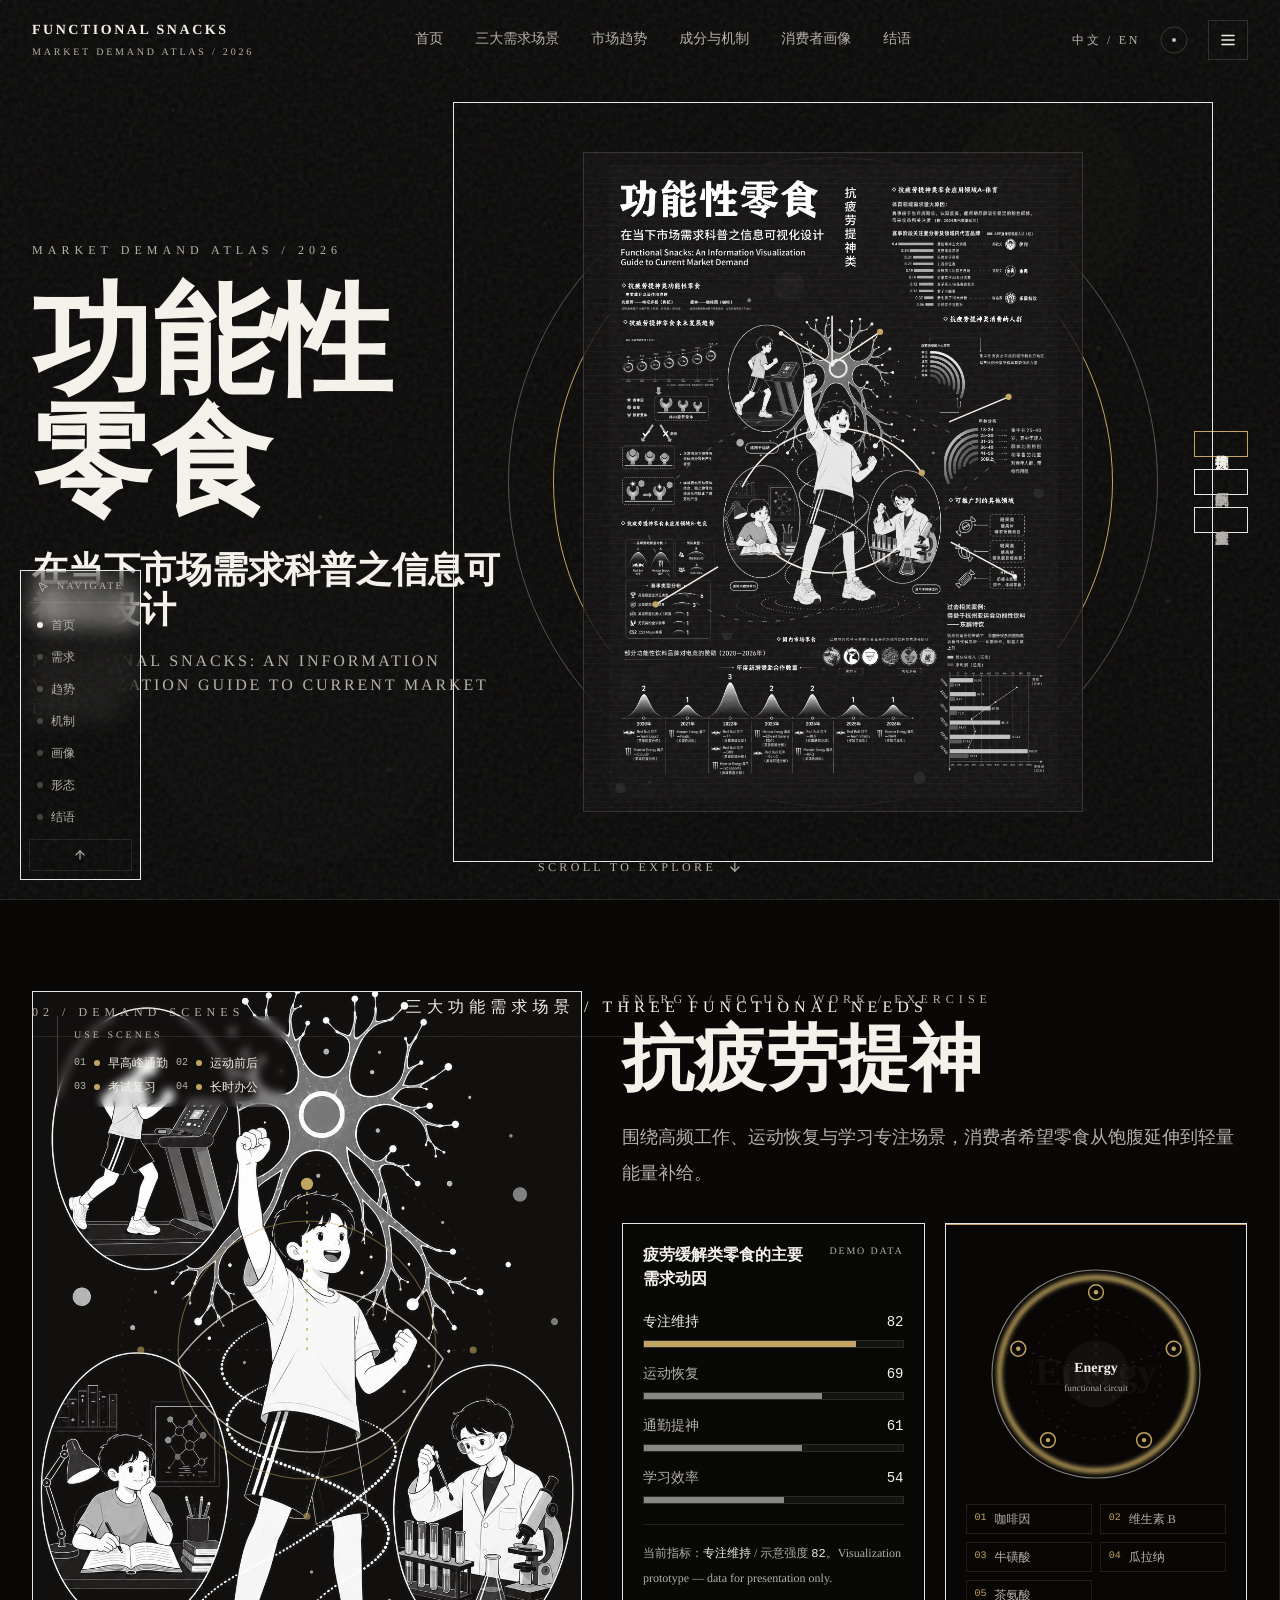
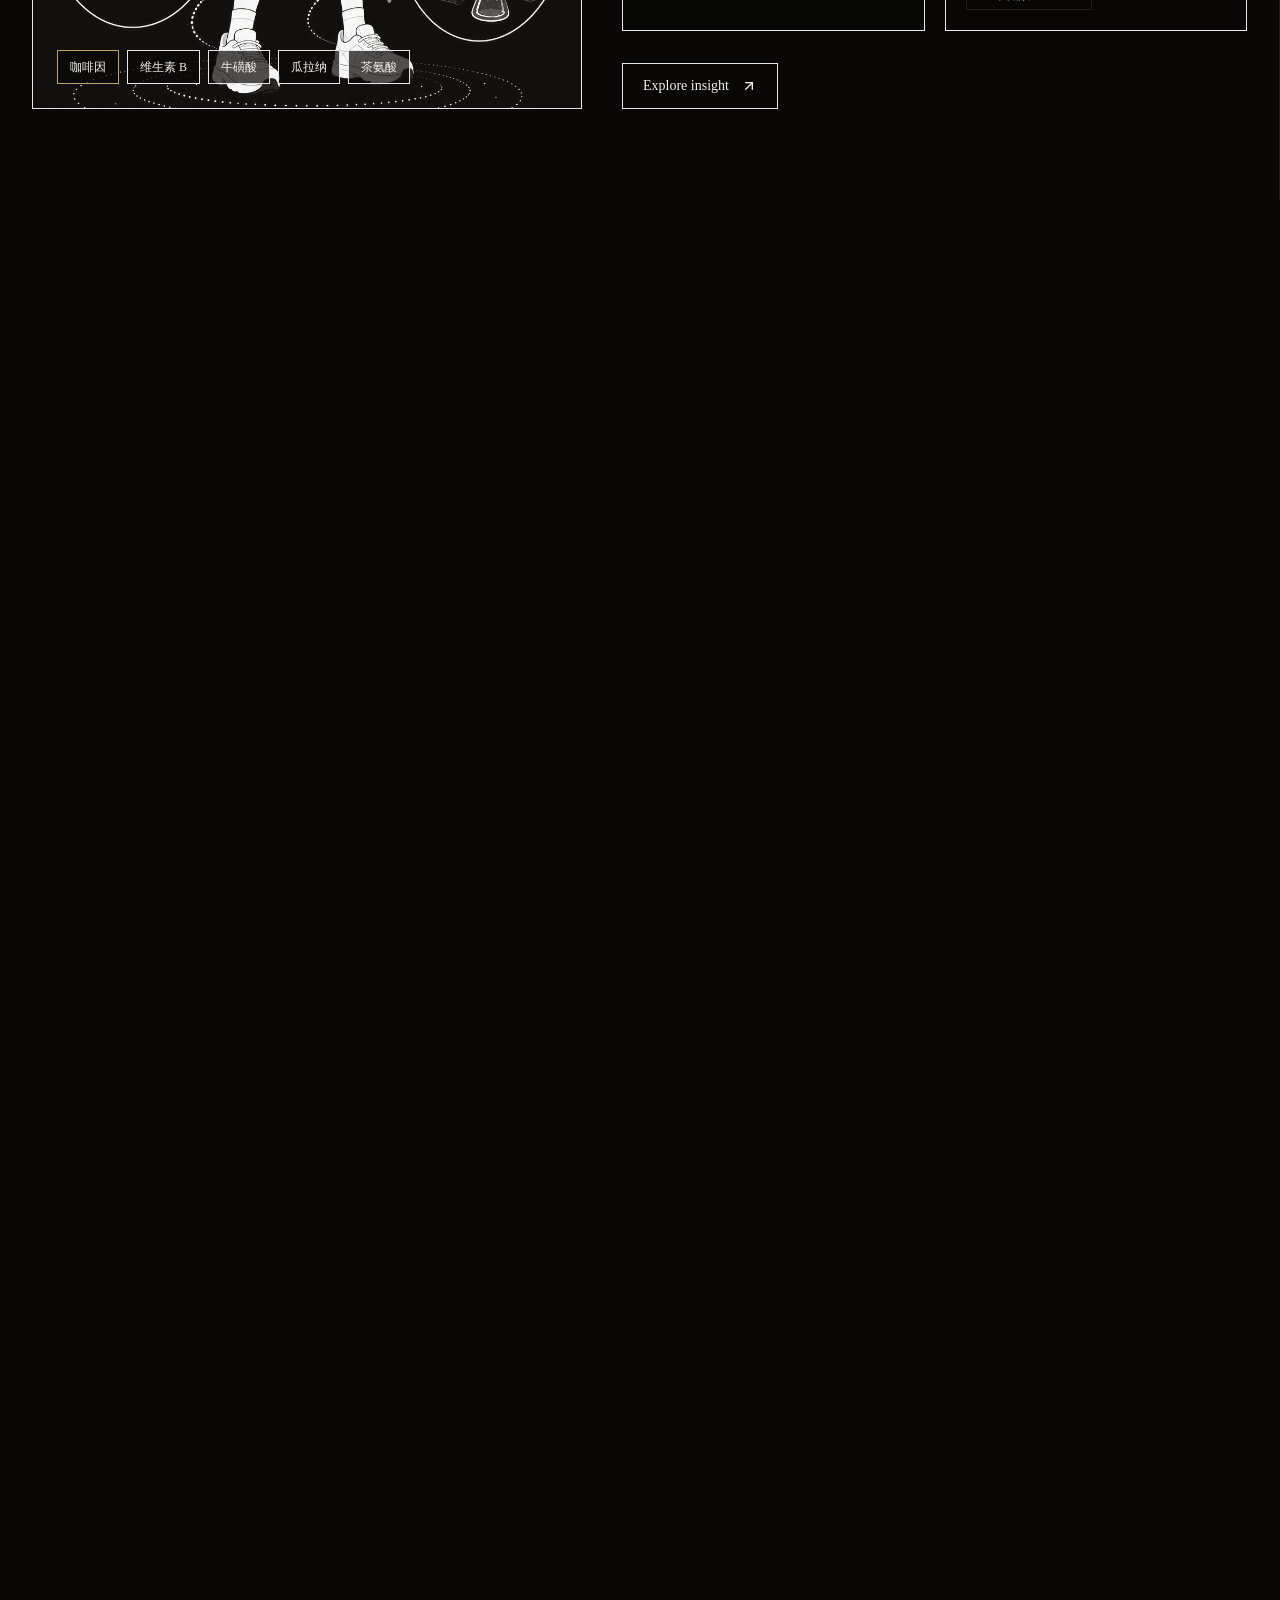
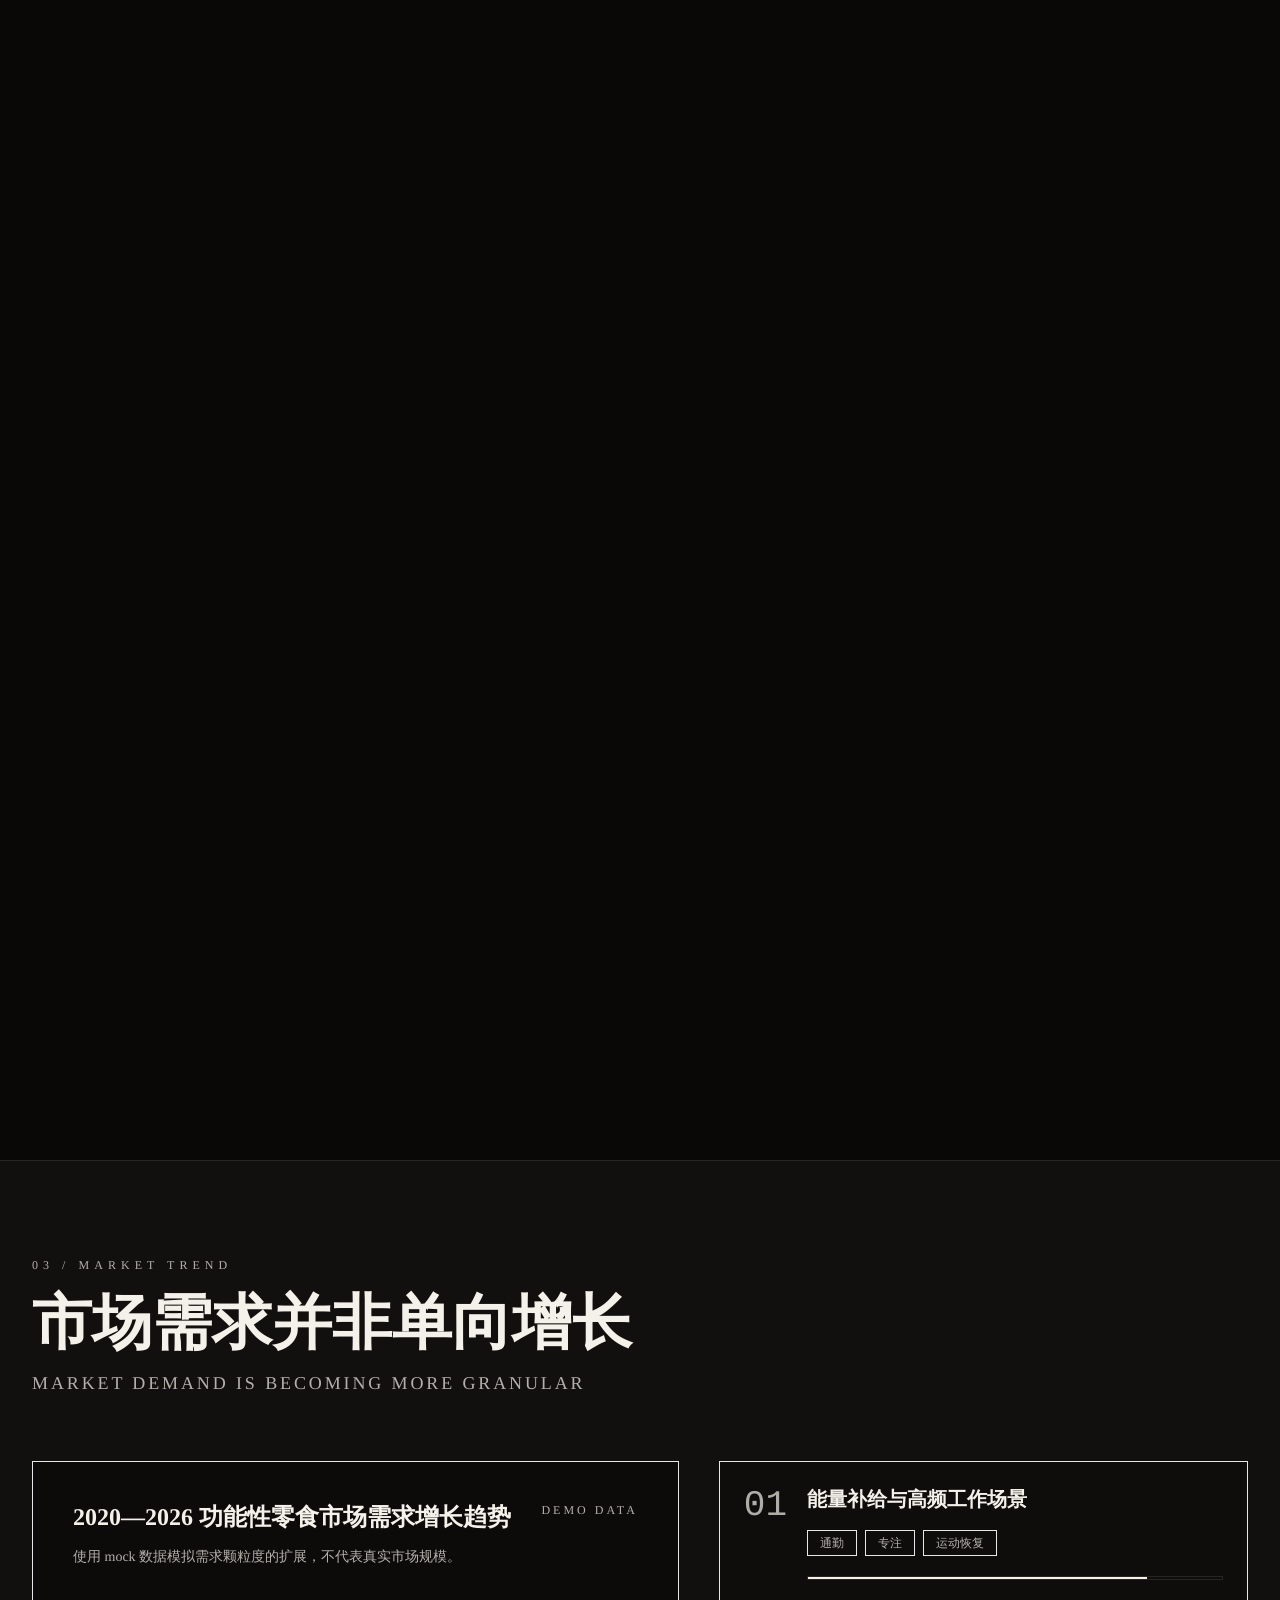
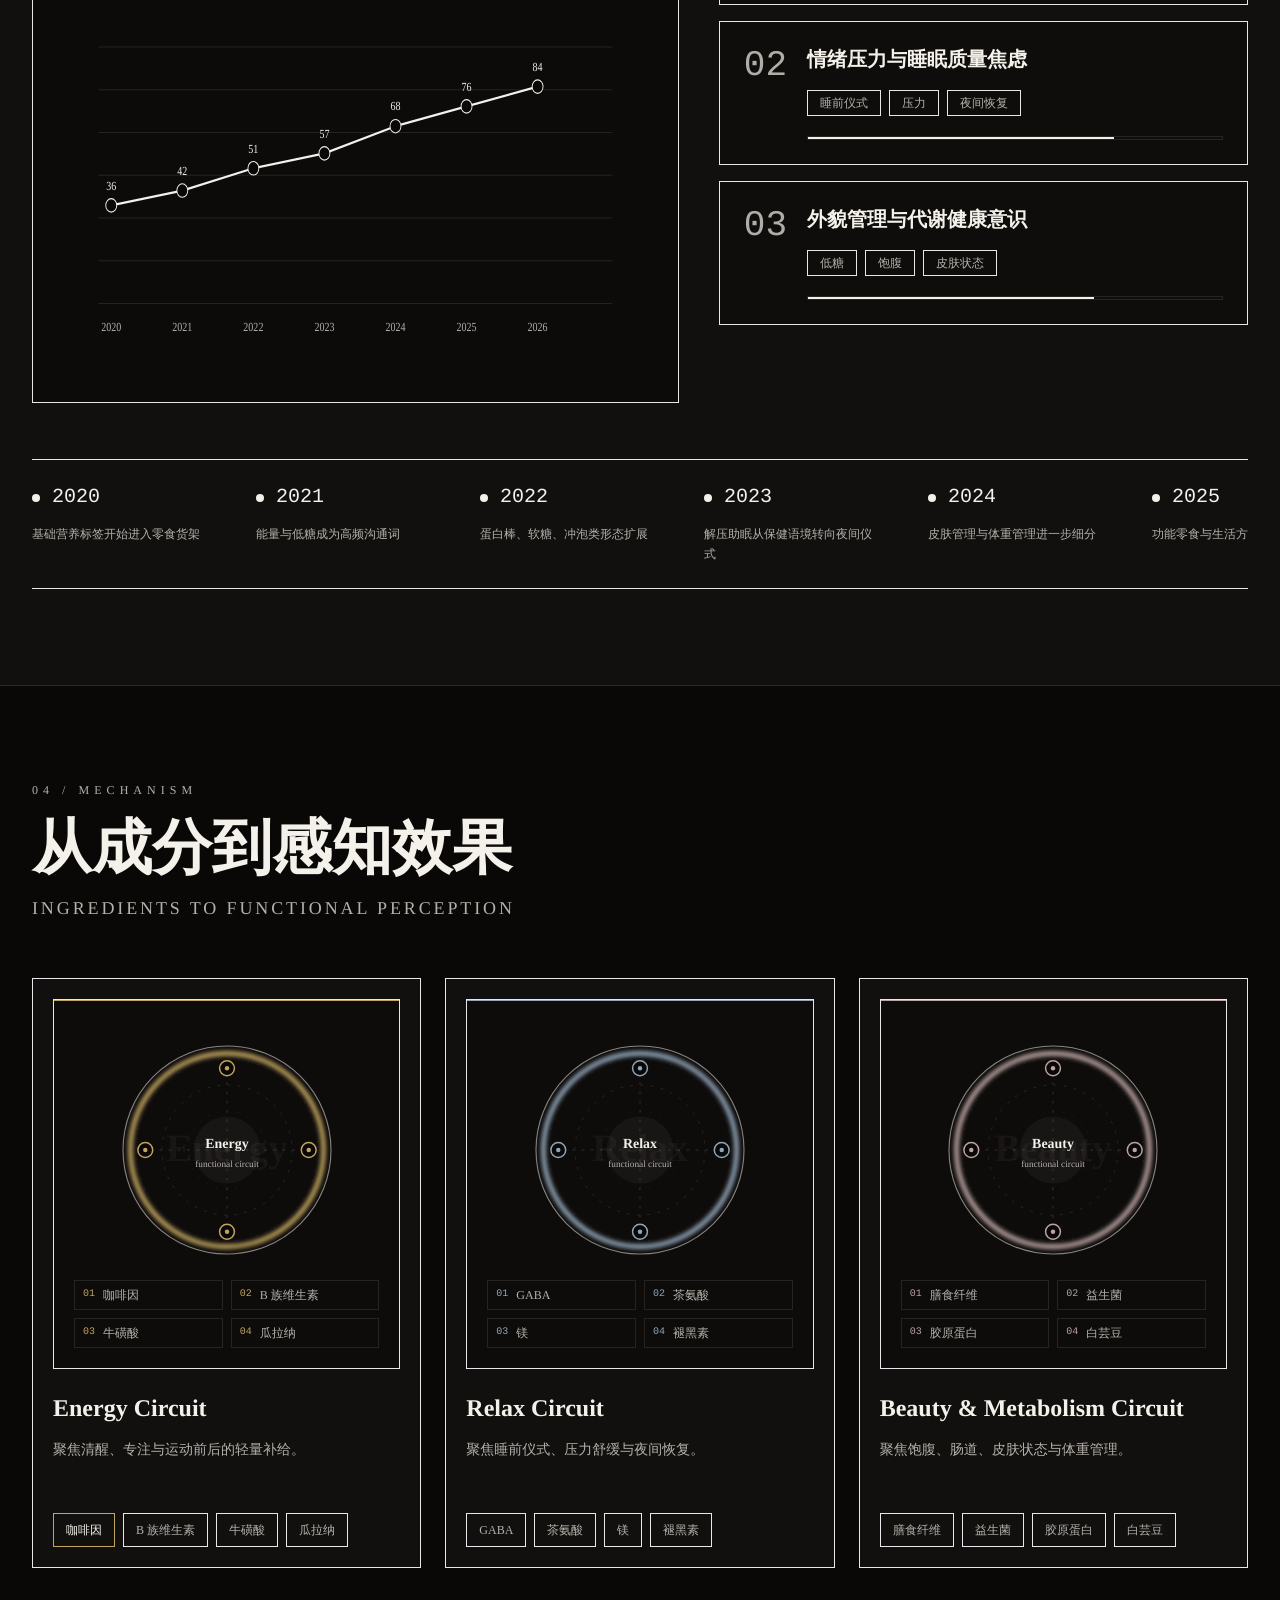
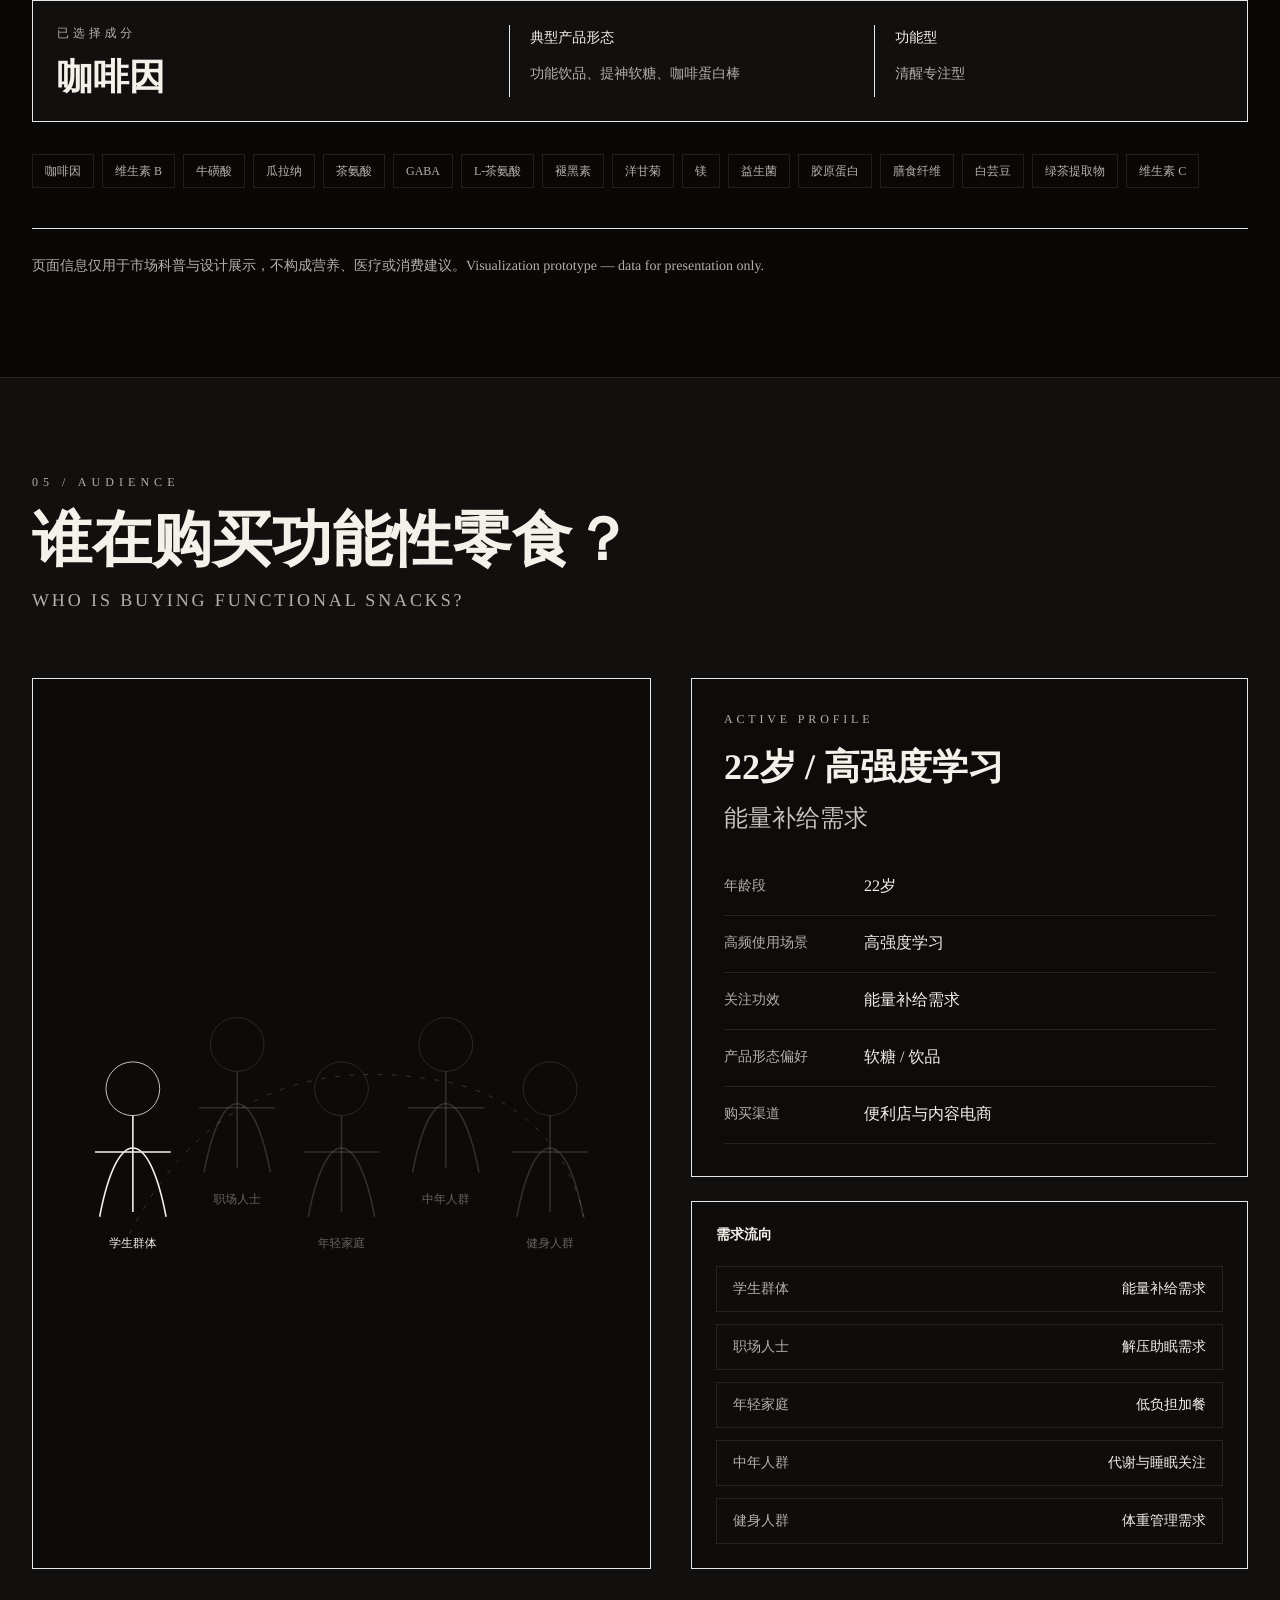
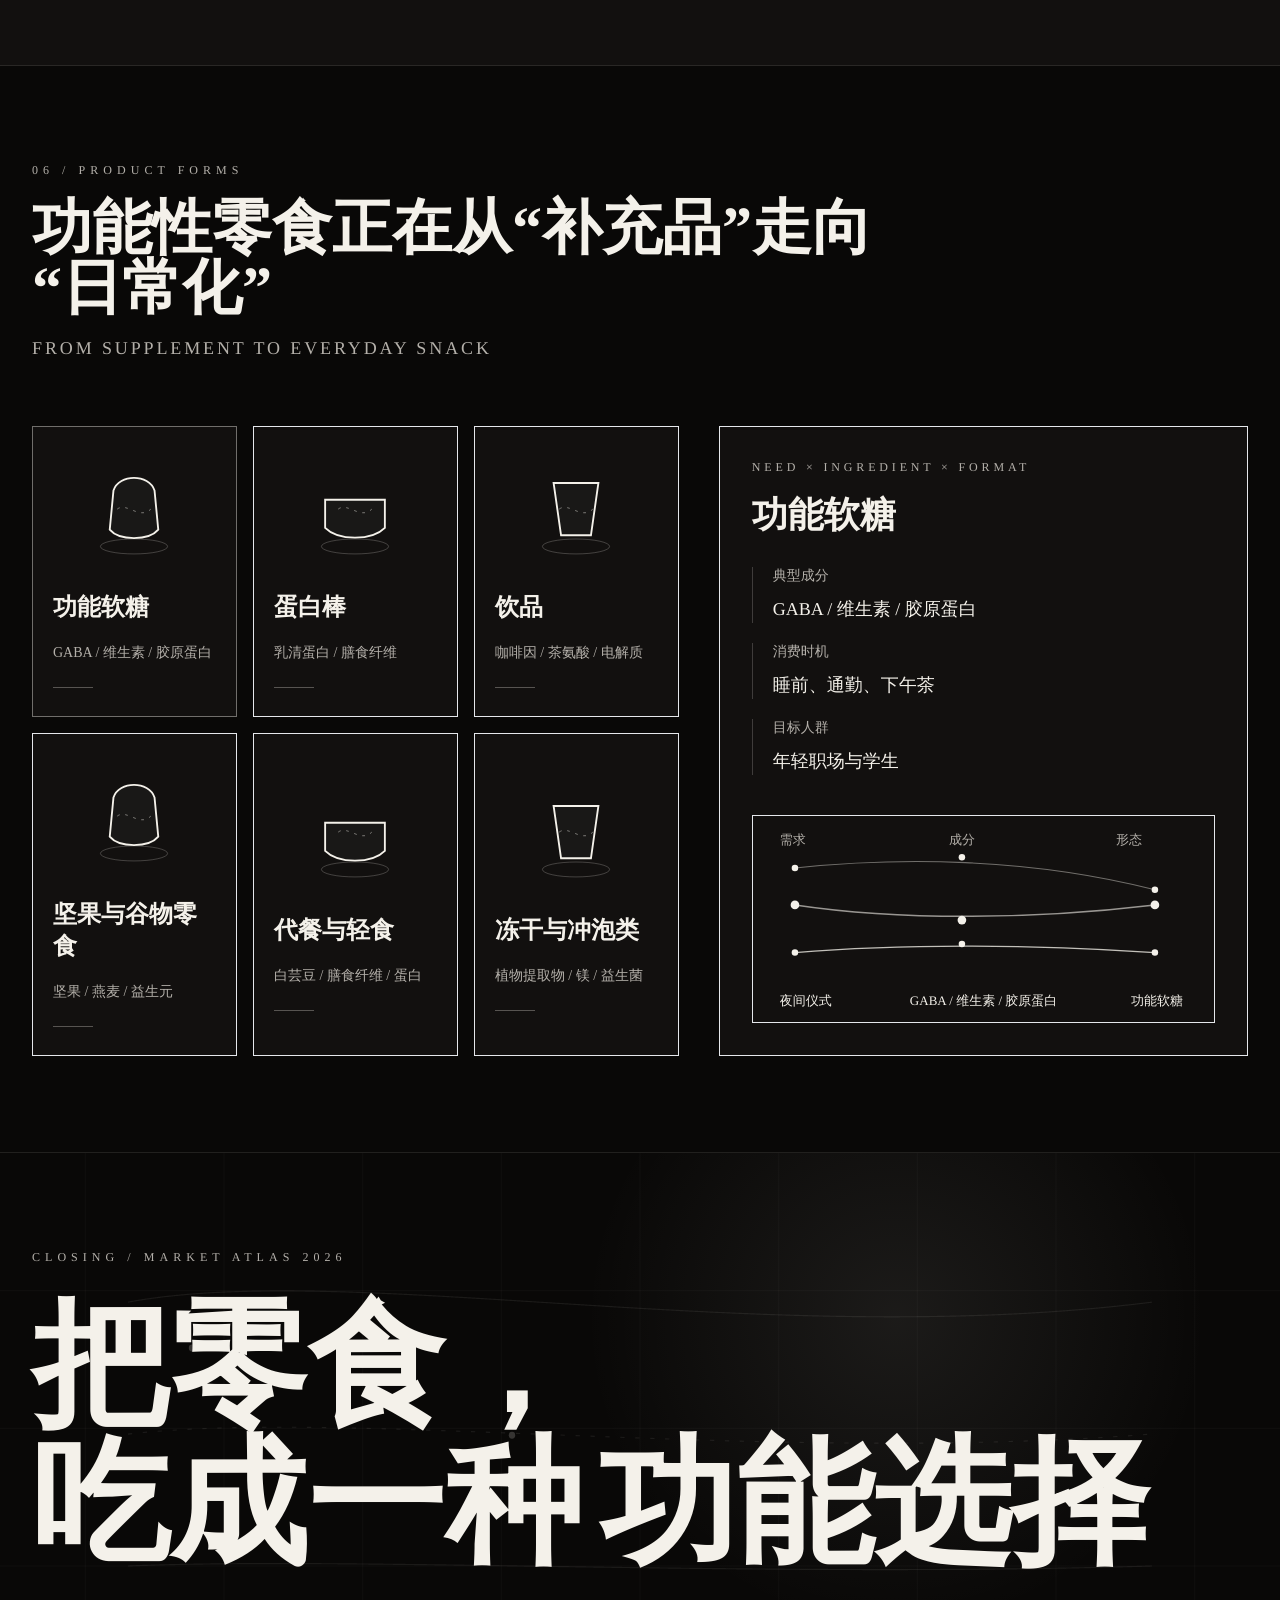
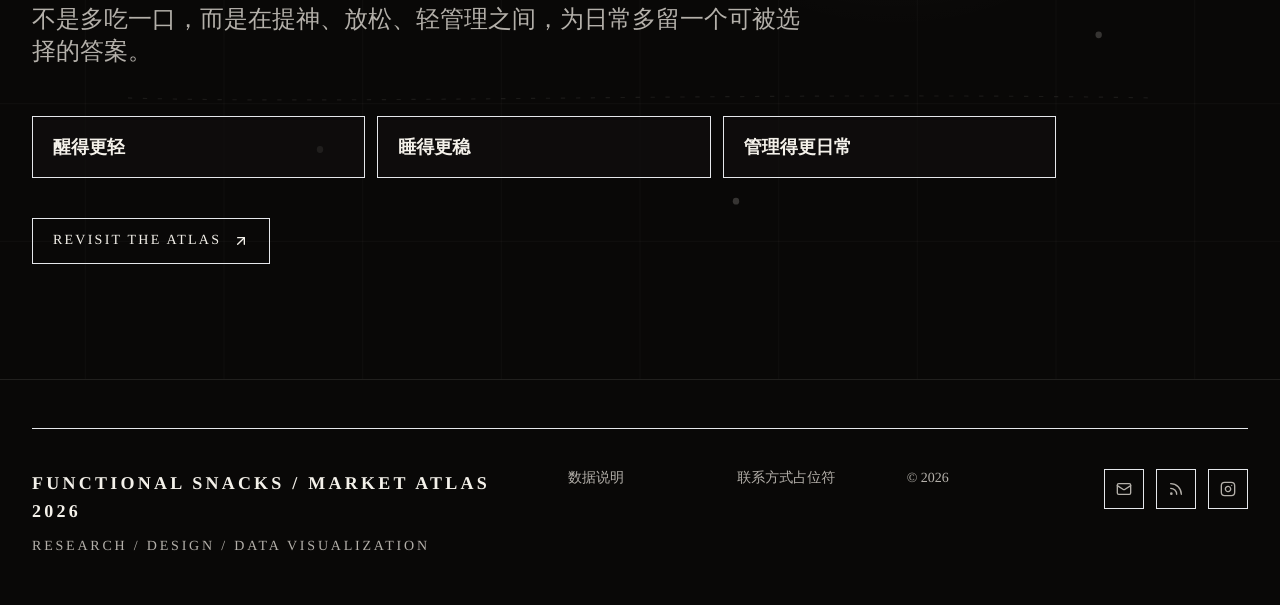
<file: index.html>
<!DOCTYPE html><html lang="zh-CN"><head><meta charSet="utf-8"/><meta name="viewport" content="width=device-width, initial-scale=1"/><link rel="preload" as="image" href="assets/reference-posters/energy-focus.jpg"/><link rel="preload" as="image" href="assets/reference-posters/scene-energy.png"/><link rel="preload" as="image" href="assets/reference-posters/scene-sleep.png"/><link rel="preload" as="image" href="assets/reference-posters/scene-beauty.png"/><link rel="stylesheet" href="./_next/static/css/ce4baf0708a1ca05.css" data-precedence="next"/><link rel="preload" as="script" fetchPriority="low" href="./_next/static/chunks/webpack-aefcfdc45265db7c.js"/><script src="./_next/static/chunks/fd9d1056-1f1f859026f5f0fa.js" async=""></script><script src="./_next/static/chunks/117-93de0183f63af83e.js" async=""></script><script src="./_next/static/chunks/main-app-81f054e30aee7db6.js" async=""></script><script src="./_next/static/chunks/c15bf2b0-7971b3d333b0cf68.js" async=""></script><script src="./_next/static/chunks/804-a459e3cedb0f3e5b.js" async=""></script><script src="./_next/static/chunks/app/page-73e70842504347a8.js" async=""></script><link rel="icon" href="./favicon.svg" type="image/svg+xml"/><title>SnackScope</title><meta name="description" content="A visual atlas of functional snack demand."/><script src="./_next/static/chunks/polyfills-42372ed130431b0a.js" noModule=""></script></head><body><main class="min-h-screen overflow-x-hidden bg-ink text-paper"><header class="fixed left-0 right-0 top-0 z-50 border-b px-4 transition duration-500 md:px-8 border-transparent bg-transparent"><nav class="mx-auto flex h-20 max-w-[1520px] items-center justify-between gap-6"><a href="#hero" class="group focus-ring block"><div class="text-sm font-black tracking-[0.18em] text-paper">FUNCTIONAL SNACKS</div><div class="mt-1 text-[10px] uppercase tracking-[0.28em] text-muted transition group-hover:text-paper">Market Demand Atlas / 2026</div></a><div class="hidden items-center gap-8 lg:flex"><a class="focus-ring group relative text-sm text-muted transition hover:-translate-y-0.5 hover:text-paper" href="#hero">首页<span class="absolute -bottom-2 left-0 h-px w-0 bg-paper transition-all duration-300 group-hover:w-full"></span></a><a class="focus-ring group relative text-sm text-muted transition hover:-translate-y-0.5 hover:text-paper" href="#needs">三大需求场景<span class="absolute -bottom-2 left-0 h-px w-0 bg-paper transition-all duration-300 group-hover:w-full"></span></a><a class="focus-ring group relative text-sm text-muted transition hover:-translate-y-0.5 hover:text-paper" href="#trend">市场趋势<span class="absolute -bottom-2 left-0 h-px w-0 bg-paper transition-all duration-300 group-hover:w-full"></span></a><a class="focus-ring group relative text-sm text-muted transition hover:-translate-y-0.5 hover:text-paper" href="#mechanism">成分与机制<span class="absolute -bottom-2 left-0 h-px w-0 bg-paper transition-all duration-300 group-hover:w-full"></span></a><a class="focus-ring group relative text-sm text-muted transition hover:-translate-y-0.5 hover:text-paper" href="#audience">消费者画像<span class="absolute -bottom-2 left-0 h-px w-0 bg-paper transition-all duration-300 group-hover:w-full"></span></a><a class="focus-ring group relative text-sm text-muted transition hover:-translate-y-0.5 hover:text-paper" href="#closing">结语<span class="absolute -bottom-2 left-0 h-px w-0 bg-paper transition-all duration-300 group-hover:w-full"></span></a></div><div class="flex items-center gap-4"><button aria-label="Switch to English" class="focus-ring hidden text-xs uppercase tracking-[0.22em] text-muted transition hover:text-paper md:block" type="button">中文 / EN</button><svg aria-hidden="true" class="h-9 w-9" viewBox="0 0 36 36"><circle cx="18" cy="18" r="13" fill="none" stroke="rgba(244,241,234,0.18)" stroke-width="1"></circle><circle cx="18" cy="18" r="13" fill="none" stroke="#F4F1EA" stroke-linecap="round" stroke-width="1.4" stroke-dasharray="81.68140899333463" stroke-dashoffset="81.68140899333463" transform="rotate(-90 18 18)"></circle><circle cx="18" cy="18" r="2" fill="rgba(244,241,234,0.78)"></circle></svg><button aria-expanded="false" aria-label="打开菜单" class="focus-ring grid h-10 w-10 place-items-center border border-paper/15 text-paper transition hover:border-paper/45" type="button"><svg xmlns="http://www.w3.org/2000/svg" width="18" height="18" viewBox="0 0 24 24" fill="none" stroke="currentColor" stroke-width="2" stroke-linecap="round" stroke-linejoin="round" class="lucide lucide-menu"><line x1="4" x2="20" y1="12" y2="12"></line><line x1="4" x2="20" y1="6" y2="6"></line><line x1="4" x2="20" y1="18" y2="18"></line></svg></button></div></nav></header><section class="relative flex min-h-screen items-center overflow-hidden border-b border-paper/10 bg-ink px-4 pb-12 pt-28 md:px-8" id="hero"><div class="absolute inset-0 opacity-25" aria-hidden="true"><svg class="h-full w-full" viewBox="0 0 1200 800" preserveAspectRatio="none"><circle cx="980" cy="180" r="90" fill="rgba(244,241,234,0.05)"></circle><circle cx="280" cy="620" r="150" fill="rgba(244,241,234,0.035)"></circle><circle cx="0" cy="0" fill="rgba(244,241,234,0.28)" r="2.2"></circle><circle cx="73" cy="137" fill="rgba(244,241,234,0.28)" r="1"></circle><circle cx="146" cy="274" fill="rgba(244,241,234,0.28)" r="1"></circle><circle cx="219" cy="411" fill="rgba(244,241,234,0.28)" r="1"></circle><circle cx="292" cy="548" fill="rgba(244,241,234,0.28)" r="1"></circle><circle cx="365" cy="685" fill="rgba(244,241,234,0.28)" r="2.2"></circle><circle cx="438" cy="62" fill="rgba(244,241,234,0.28)" r="1"></circle><circle cx="511" cy="199" fill="rgba(244,241,234,0.28)" r="1"></circle><circle cx="584" cy="336" fill="rgba(244,241,234,0.28)" r="1"></circle><circle cx="657" cy="473" fill="rgba(244,241,234,0.28)" r="1"></circle><circle cx="730" cy="610" fill="rgba(244,241,234,0.28)" r="2.2"></circle><circle cx="803" cy="747" fill="rgba(244,241,234,0.28)" r="1"></circle><circle cx="876" cy="124" fill="rgba(244,241,234,0.28)" r="1"></circle><circle cx="949" cy="261" fill="rgba(244,241,234,0.28)" r="1"></circle><circle cx="1022" cy="398" fill="rgba(244,241,234,0.28)" r="1"></circle><circle cx="1095" cy="535" fill="rgba(244,241,234,0.28)" r="2.2"></circle><circle cx="8" cy="672" fill="rgba(244,241,234,0.28)" r="1"></circle><circle cx="81" cy="49" fill="rgba(244,241,234,0.28)" r="1"></circle><circle cx="154" cy="186" fill="rgba(244,241,234,0.28)" r="1"></circle><circle cx="227" cy="323" fill="rgba(244,241,234,0.28)" r="1"></circle><circle cx="300" cy="460" fill="rgba(244,241,234,0.28)" r="2.2"></circle><circle cx="373" cy="597" fill="rgba(244,241,234,0.28)" r="1"></circle><circle cx="446" cy="734" fill="rgba(244,241,234,0.28)" r="1"></circle><circle cx="519" cy="111" fill="rgba(244,241,234,0.28)" r="1"></circle><circle cx="592" cy="248" fill="rgba(244,241,234,0.28)" r="1"></circle><circle cx="665" cy="385" fill="rgba(244,241,234,0.28)" r="2.2"></circle><circle cx="738" cy="522" fill="rgba(244,241,234,0.28)" r="1"></circle><circle cx="811" cy="659" fill="rgba(244,241,234,0.28)" r="1"></circle><circle cx="884" cy="36" fill="rgba(244,241,234,0.28)" r="1"></circle><circle cx="957" cy="173" fill="rgba(244,241,234,0.28)" r="1"></circle><circle cx="1030" cy="310" fill="rgba(244,241,234,0.28)" r="2.2"></circle><circle cx="1103" cy="447" fill="rgba(244,241,234,0.28)" r="1"></circle><circle cx="16" cy="584" fill="rgba(244,241,234,0.28)" r="1"></circle><circle cx="89" cy="721" fill="rgba(244,241,234,0.28)" r="1"></circle><circle cx="162" cy="98" fill="rgba(244,241,234,0.28)" r="1"></circle><circle cx="235" cy="235" fill="rgba(244,241,234,0.28)" r="2.2"></circle><circle cx="308" cy="372" fill="rgba(244,241,234,0.28)" r="1"></circle><circle cx="381" cy="509" fill="rgba(244,241,234,0.28)" r="1"></circle><circle cx="454" cy="646" fill="rgba(244,241,234,0.28)" r="1"></circle><circle cx="527" cy="23" fill="rgba(244,241,234,0.28)" r="1"></circle><circle cx="600" cy="160" fill="rgba(244,241,234,0.28)" r="2.2"></circle><circle cx="673" cy="297" fill="rgba(244,241,234,0.28)" r="1"></circle></svg></div><div class="relative z-10 mx-auto grid w-full max-w-[1520px] items-center gap-12 lg:grid-cols-[0.92fr_1.08fr_88px]"><div><p class="mb-6 text-xs uppercase tracking-[0.42em] text-muted">Market Demand Atlas / 2026</p><h1 aria-label="功能性零食" class="font-display text-6xl font-black leading-none tracking-normal text-paper md:text-8xl xl:text-[7.5rem]"><span aria-hidden="true" class="inline-block" style="opacity:0;transform:translateY(22px)">功</span><span aria-hidden="true" class="inline-block" style="opacity:0;transform:translateY(22px)">能</span><span aria-hidden="true" class="inline-block" style="opacity:0;transform:translateY(22px)">性</span><span aria-hidden="true" class="inline-block" style="opacity:0;transform:translateY(22px)">零</span><span aria-hidden="true" class="inline-block" style="opacity:0;transform:translateY(22px)">食</span></h1><p class="mt-7 max-w-2xl text-2xl font-semibold leading-snug text-paper md:text-4xl" style="opacity:0;transform:translateY(20px)">在当下市场需求科普之信息可视化设计</p><p class="mt-5 max-w-xl text-sm uppercase leading-7 tracking-[0.18em] text-muted md:text-base" style="opacity:0">Functional Snacks: An Information Visualization Guide to Current Market Demand</p></div><div class="relative min-h-[520px] lg:min-h-[680px]" style="transform:none"><div class="absolute left-1/2 top-1/2 h-[min(88vw,760px)] w-[min(88vw,760px)] -translate-x-1/2 -translate-y-1/2 border border-paper/12"></div><div class="absolute left-1/2 top-1/2 h-[min(74vw,650px)] w-[min(74vw,650px)] -translate-x-1/2 -translate-y-1/2 rounded-full border border-paper/30"></div><div class="absolute left-1/2 top-1/2 h-[min(64vw,560px)] w-[min(64vw,560px)] -translate-x-1/2 -translate-y-1/2 rounded-full border" style="border-color:#C1A45F"></div><div class="scan-line absolute left-1/2 top-1/2 h-[min(72vw,660px)] w-[min(54vw,500px)] -translate-x-1/2 -translate-y-1/2 overflow-hidden border border-paper/15 bg-panel/80 p-3"><img alt="抗疲劳提神类功能性零食黑白线描信息海报" class="h-full w-full object-contain opacity-62 mix-blend-screen grayscale" src="assets/reference-posters/energy-focus.jpg"/></div><svg aria-hidden="true" class="absolute inset-0 h-full w-full animate-drift" viewBox="0 0 720 720"><path class="slow-dash" d="M116 414 C206 244 430 216 570 336 C474 396 432 548 254 540 C184 536 138 488 116 414Z" fill="none" stroke="rgba(244,241,234,0.48)" stroke-width="1"></path><path class="draw-path" d="M242 366 C292 270 418 268 474 348 M276 446 C326 492 406 488 456 432 M358 208 V146 M358 208 L420 166 M358 208 L292 168 M510 282 L586 250 M512 438 L594 482 M210 470 L130 518" fill="none" stroke="#F4F1EA" stroke-linecap="round" stroke-linejoin="round" stroke-width="2"></path><circle cx="358" cy="208" fill="#F4F1EA" r="3"></circle><circle cx="420" cy="166" fill="#C1A45F" r="4"></circle><circle cx="292" cy="168" fill="#F4F1EA" r="3"></circle><circle cx="586" cy="250" fill="#C1A45F" r="4"></circle><circle cx="594" cy="482" fill="#F4F1EA" r="3"></circle><circle cx="130" cy="518" fill="#C1A45F" r="4"></circle><circle cx="276" cy="446" fill="#F4F1EA" r="3"></circle><circle cx="474" cy="348" fill="#C1A45F" r="4"></circle></svg></div><div class="flex gap-3 lg:flex-col lg:items-end"><button class="focus-ring border border-paper/12 px-4 py-3 text-left text-sm text-muted transition hover:-translate-y-1 hover:text-paper lg:[writing-mode:vertical-rl]" style="border-color:#C1A45F;color:#F4F1EA" type="button">抗疲劳提神类</button><button class="focus-ring border border-paper/12 px-4 py-3 text-left text-sm text-muted transition hover:-translate-y-1 hover:text-paper lg:[writing-mode:vertical-rl]" type="button">解压助眠类</button><button class="focus-ring border border-paper/12 px-4 py-3 text-left text-sm text-muted transition hover:-translate-y-1 hover:text-paper lg:[writing-mode:vertical-rl]" type="button">皮肤体重管理类</button></div></div><a class="focus-ring absolute bottom-6 left-1/2 z-20 flex -translate-x-1/2 items-center gap-3 text-xs uppercase tracking-[0.28em] text-muted" href="#needs">SCROLL TO EXPLORE <svg xmlns="http://www.w3.org/2000/svg" width="14" height="14" viewBox="0 0 24 24" fill="none" stroke="currentColor" stroke-width="2" stroke-linecap="round" stroke-linejoin="round" class="lucide lucide-arrow-down"><path d="M12 5v14"></path><path d="m19 12-7 7-7-7"></path></svg></a></section><section class="relative bg-ink" id="needs"><div class="px-4 pb-8 pt-24 md:px-8 lg:absolute lg:left-0 lg:top-0 lg:z-10 lg:w-full"><div class="mx-auto max-w-[1520px]"><div class="flex max-w-4xl items-end gap-6 border-b border-paper/10 pb-4"><p class="text-xs uppercase tracking-[0.42em] text-muted">02 / Demand Scenes</p><div class="hidden h-px flex-1 bg-paper/12 md:block"></div><h2 class="text-sm uppercase tracking-[0.32em] text-paper md:text-base">三大功能需求场景 / Three Functional Needs</h2></div></div></div><div class="flex flex-col lg:flex-row lg:pt-0" style="width:max-content"><article class="relative flex min-h-[720px] w-full shrink-0 items-center border-r border-paper/10 px-4 py-20 md:px-8 lg:min-h-screen lg:w-screen"><div class="mx-auto grid w-full max-w-[1480px] gap-10 lg:grid-cols-[0.88fr_1fr]"><div class="relative min-h-[580px] overflow-hidden border border-paper/14 bg-panel"><img alt="抗疲劳提神类功能性零食黑白线描信息海报" class="absolute inset-0 h-full w-full object-cover opacity-34 mix-blend-screen grayscale" src="assets/reference-posters/scene-energy.png" style="object-position:50% 48%"/><div class="absolute inset-0 bg-ink/36"></div><svg class="absolute inset-0 h-full w-full" viewBox="0 0 620 620"><circle cx="310" cy="310" fill="none" r="210" stroke="rgba(244,241,234,0.14)" stroke-dasharray="3 10"></circle><circle cx="310" cy="310" fill="none" r="146" stroke="#C1A45F" stroke-opacity="0.5" stroke-width="1.2"></circle><path class="draw-path" d="M164 322 C248 210 384 216 464 320 C424 398 356 438 282 422 C224 410 184 374 164 322Z" fill="none" stroke="rgba(244,241,234,0.72)" stroke-width="1.6"></path><g><line x1="310" x2="310" y1="310" y2="122" stroke="#C1A45F" stroke-dasharray="3 8" stroke-width="1.6"></line><circle cx="310" cy="122" fill="#C1A45F" opacity="1" r="7"></circle></g><g><line x1="310" x2="498" y1="310" y2="310" stroke="rgba(244,241,234,0.18)" stroke-dasharray="3 8" stroke-width="1"></line><circle cx="498" cy="310" fill="#C1A45F" opacity="0.6" r="4"></circle></g><g><line x1="310" x2="310" y1="310" y2="498" stroke="rgba(244,241,234,0.18)" stroke-dasharray="3 8" stroke-width="1"></line><circle cx="310" cy="498" fill="#C1A45F" opacity="0.6" r="4"></circle></g><g><line x1="310" x2="122" y1="310" y2="310" stroke="rgba(244,241,234,0.18)" stroke-dasharray="3 8" stroke-width="1"></line><circle cx="122" cy="310" fill="#C1A45F" opacity="0.6" r="4"></circle></g></svg><div class="absolute left-6 top-6 max-w-[330px] border-l border-paper/20 bg-ink/68 px-4 py-3 backdrop-blur-sm"><p class="text-[10px] uppercase tracking-[0.3em] text-muted">Use scenes</p><div class="mt-3 grid gap-2 sm:grid-cols-2"><button class="focus-ring flex items-center gap-2 text-left text-xs text-paper/86 transition hover:text-paper" type="button"><span class="font-mono text-[10px] text-muted">01</span><span class="h-1.5 w-1.5 rounded-full" style="background-color:#C1A45F"></span><span>早高峰通勤</span></button><button class="focus-ring flex items-center gap-2 text-left text-xs text-paper/86 transition hover:text-paper" type="button"><span class="font-mono text-[10px] text-muted">02</span><span class="h-1.5 w-1.5 rounded-full" style="background-color:#C1A45F"></span><span>运动前后</span></button><button class="focus-ring flex items-center gap-2 text-left text-xs text-paper/86 transition hover:text-paper" type="button"><span class="font-mono text-[10px] text-muted">03</span><span class="h-1.5 w-1.5 rounded-full" style="background-color:#C1A45F"></span><span>考试复习</span></button><button class="focus-ring flex items-center gap-2 text-left text-xs text-paper/86 transition hover:text-paper" type="button"><span class="font-mono text-[10px] text-muted">04</span><span class="h-1.5 w-1.5 rounded-full" style="background-color:#C1A45F"></span><span>长时办公</span></button></div></div><div class="absolute bottom-6 left-6 right-6 flex flex-wrap gap-2"><button class="focus-ring border border-paper/18 bg-ink/70 px-3 py-2 text-xs text-paper transition hover:-translate-y-0.5 hover:border-paper/45" style="border-color:#C1A45F" type="button">咖啡因</button><button class="focus-ring border border-paper/18 bg-ink/70 px-3 py-2 text-xs text-paper transition hover:-translate-y-0.5 hover:border-paper/45" type="button">维生素 B</button><button class="focus-ring border border-paper/18 bg-ink/70 px-3 py-2 text-xs text-paper transition hover:-translate-y-0.5 hover:border-paper/45" type="button">牛磺酸</button><button class="focus-ring border border-paper/18 bg-ink/70 px-3 py-2 text-xs text-paper transition hover:-translate-y-0.5 hover:border-paper/45" type="button">瓜拉纳</button><button class="focus-ring border border-paper/18 bg-ink/70 px-3 py-2 text-xs text-paper transition hover:-translate-y-0.5 hover:border-paper/45" type="button">茶氨酸</button></div></div><div class="flex flex-col justify-center"><p class="mb-4 text-xs uppercase tracking-[0.42em] text-muted">Energy / Focus / Work / Exercise</p><h3 class="text-5xl font-black leading-tight text-paper md:text-7xl">抗疲劳提神</h3><p class="mt-6 max-w-2xl text-lg leading-9 text-muted">围绕高频工作、运动恢复与学习专注场景，消费者希望零食从饱腹延伸到轻量能量补给。</p><div class="mt-8 grid gap-5 xl:grid-cols-2"><div class="border border-paper/14 bg-ink/50 p-5"><div class="mb-5 flex items-start justify-between gap-4"><h3 class="text-base font-semibold text-paper">疲劳缓解类零食的主要需求动因</h3><span class="whitespace-nowrap text-[10px] uppercase tracking-[0.18em] text-muted">Demo data</span></div><div class="space-y-4"><button class="focus-ring block w-full text-left" type="button"><div class="mb-2 flex items-center justify-between text-sm"><span class="text-paper">专注维持</span><span class="font-mono text-paper">82</span></div><div class="h-2 border border-paper/10 bg-paper/5"><div class="h-full" style="background-color:#C1A45F;width:0px"></div></div></button><button class="focus-ring block w-full text-left" type="button"><div class="mb-2 flex items-center justify-between text-sm"><span class="text-muted">运动恢复</span><span class="font-mono text-paper">69</span></div><div class="h-2 border border-paper/10 bg-paper/5"><div class="h-full" style="background-color:rgba(244,241,234,0.52);width:0px"></div></div></button><button class="focus-ring block w-full text-left" type="button"><div class="mb-2 flex items-center justify-between text-sm"><span class="text-muted">通勤提神</span><span class="font-mono text-paper">61</span></div><div class="h-2 border border-paper/10 bg-paper/5"><div class="h-full" style="background-color:rgba(244,241,234,0.52);width:0px"></div></div></button><button class="focus-ring block w-full text-left" type="button"><div class="mb-2 flex items-center justify-between text-sm"><span class="text-muted">学习效率</span><span class="font-mono text-paper">54</span></div><div class="h-2 border border-paper/10 bg-paper/5"><div class="h-full" style="background-color:rgba(244,241,234,0.52);width:0px"></div></div></button></div><div class="mt-5 border-t border-paper/10 pt-4"><p class="text-xs leading-6 text-muted">当前指标：<span class="text-paper">专注维持</span> / 示意强度 <span class="font-mono text-paper">82</span>。Visualization prototype — data for presentation only.</p></div></div><div class="relative min-h-[320px] overflow-hidden border border-paper/12 bg-ink/45 p-5"><div class="pointer-events-none absolute inset-x-0 top-0 h-px" style="background-color:#C1A45F"></div><svg class="mx-auto h-[260px] w-[260px]" viewBox="0 0 280 280"><defs><filter id="soft-Energy"><feGaussianBlur stdDeviation="2.5"></feGaussianBlur></filter></defs><text fill="rgba(244,241,234,0.045)" font-size="42" font-weight="900" text-anchor="middle" x="140" y="152">Energy</text><circle cx="140" cy="140" fill="none" r="42" stroke="rgba(244,241,234,0.12)" stroke-dasharray="1 10"></circle><circle cx="140" cy="140" fill="none" r="70" stroke="rgba(244,241,234,0.12)" stroke-dasharray="3 8"></circle><circle cx="140" cy="140" fill="none" r="98" stroke="rgba(244,241,234,0.12)" stroke-dasharray="1 10"></circle><circle cx="140" cy="140" fill="none" r="112" stroke="rgba(244,241,234,0.52)" stroke-width="1.2" opacity="0.15" pathLength="1" stroke-dashoffset="0px" stroke-dasharray="0px 1px"></circle><circle cx="140" cy="140" fill="none" filter="url(#soft-Energy)" r="104" stroke="#C1A45F" stroke-linecap="round" stroke-width="5" stroke-dasharray="0px 1px" pathLength="1" stroke-dashoffset="0px"></circle><g><line x1="140" x2="140" y1="140" y2="52" stroke="rgba(244,241,234,0.16)" stroke-dasharray="3 7"></line><circle cx="140" cy="52" fill="#090807" r="8" stroke="#C1A45F" stroke-width="1.6"></circle><circle cx="140" cy="52" fill="#C1A45F" r="2.4"></circle></g><g><line x1="140" x2="223.69297343397352" y1="140" y2="112.80650449500463" stroke="rgba(244,241,234,0.16)" stroke-dasharray="3 7"></line><circle cx="223.69297343397352" cy="112.80650449500463" fill="#090807" r="8" stroke="#C1A45F" stroke-width="1.6"></circle><circle cx="223.69297343397352" cy="112.80650449500463" fill="#C1A45F" r="2.4"></circle></g><g><line x1="140" x2="191.72510220173763" y1="140" y2="211.19349550499538" stroke="rgba(244,241,234,0.16)" stroke-dasharray="3 7"></line><circle cx="191.72510220173763" cy="211.19349550499538" fill="#090807" r="8" stroke="#C1A45F" stroke-width="1.6"></circle><circle cx="191.72510220173763" cy="211.19349550499538" fill="#C1A45F" r="2.4"></circle></g><g><line x1="140" x2="88.27489779826237" y1="140" y2="211.19349550499538" stroke="rgba(244,241,234,0.16)" stroke-dasharray="3 7"></line><circle cx="88.27489779826237" cy="211.19349550499538" fill="#090807" r="8" stroke="#C1A45F" stroke-width="1.6"></circle><circle cx="88.27489779826237" cy="211.19349550499538" fill="#C1A45F" r="2.4"></circle></g><g><line x1="140" x2="56.30702656602648" y1="140" y2="112.80650449500465" stroke="rgba(244,241,234,0.16)" stroke-dasharray="3 7"></line><circle cx="56.30702656602648" cy="112.80650449500465" fill="#090807" r="8" stroke="#C1A45F" stroke-width="1.6"></circle><circle cx="56.30702656602648" cy="112.80650449500465" fill="#C1A45F" r="2.4"></circle></g><circle cx="140" cy="140" fill="rgba(244,241,234,0.04)" r="36"></circle><text fill="#F4F1EA" font-size="15" font-weight="800" text-anchor="middle" x="140" y="138">Energy</text><text fill="#B4B0AA" font-size="10" text-anchor="middle" x="140" y="158">functional circuit</text></svg><div class="grid grid-cols-2 gap-2 text-xs text-muted"><div class="flex items-center gap-2 border border-paper/10 px-2 py-1.5"><span class="font-mono text-[10px]" style="color:#C1A45F">01</span><span>咖啡因</span></div><div class="flex items-center gap-2 border border-paper/10 px-2 py-1.5"><span class="font-mono text-[10px]" style="color:#C1A45F">02</span><span>维生素 B</span></div><div class="flex items-center gap-2 border border-paper/10 px-2 py-1.5"><span class="font-mono text-[10px]" style="color:#C1A45F">03</span><span>牛磺酸</span></div><div class="flex items-center gap-2 border border-paper/10 px-2 py-1.5"><span class="font-mono text-[10px]" style="color:#C1A45F">04</span><span>瓜拉纳</span></div><div class="flex items-center gap-2 border border-paper/10 px-2 py-1.5"><span class="font-mono text-[10px]" style="color:#C1A45F">05</span><span>茶氨酸</span></div></div></div></div><button aria-expanded="false" class="focus-ring mt-8 inline-flex w-fit items-center gap-3 border border-paper/16 px-5 py-3 text-sm text-paper transition hover:-translate-y-1" type="button">Explore insight<!-- --> <svg xmlns="http://www.w3.org/2000/svg" width="16" height="16" viewBox="0 0 24 24" fill="none" stroke="currentColor" stroke-width="2" stroke-linecap="round" stroke-linejoin="round" class="lucide lucide-arrow-up-right"><path d="M7 7h10v10"></path><path d="M7 17 17 7"></path></svg></button></div></div></article><article class="relative flex min-h-[720px] w-full shrink-0 items-center border-r border-paper/10 px-4 py-20 md:px-8 lg:min-h-screen lg:w-screen"><div class="mx-auto grid w-full max-w-[1480px] gap-10 lg:grid-cols-[0.88fr_1fr]"><div class="relative min-h-[580px] overflow-hidden border border-paper/14 bg-panel"><img alt="解压助眠类功能性零食黑白线描信息海报" class="absolute inset-0 h-full w-full object-cover opacity-34 mix-blend-screen grayscale" src="assets/reference-posters/scene-sleep.png" style="object-position:50% 48%"/><div class="absolute inset-0 bg-ink/36"></div><svg class="absolute inset-0 h-full w-full" viewBox="0 0 620 620"><circle cx="310" cy="310" fill="none" r="210" stroke="rgba(244,241,234,0.14)" stroke-dasharray="3 10"></circle><circle cx="310" cy="310" fill="none" r="146" stroke="#91A6B9" stroke-opacity="0.5" stroke-width="1.2"></circle><path class="draw-path" d="M164 322 C248 210 384 216 464 320 C424 398 356 438 282 422 C224 410 184 374 164 322Z" fill="none" stroke="rgba(244,241,234,0.72)" stroke-width="1.6"></path><g><line x1="310" x2="310" y1="310" y2="122" stroke="#91A6B9" stroke-dasharray="3 8" stroke-width="1.6"></line><circle cx="310" cy="122" fill="#91A6B9" opacity="1" r="7"></circle></g><g><line x1="310" x2="498" y1="310" y2="310" stroke="rgba(244,241,234,0.18)" stroke-dasharray="3 8" stroke-width="1"></line><circle cx="498" cy="310" fill="#91A6B9" opacity="0.6" r="4"></circle></g><g><line x1="310" x2="310" y1="310" y2="498" stroke="rgba(244,241,234,0.18)" stroke-dasharray="3 8" stroke-width="1"></line><circle cx="310" cy="498" fill="#91A6B9" opacity="0.6" r="4"></circle></g><g><line x1="310" x2="122" y1="310" y2="310" stroke="rgba(244,241,234,0.18)" stroke-dasharray="3 8" stroke-width="1"></line><circle cx="122" cy="310" fill="#91A6B9" opacity="0.6" r="4"></circle></g></svg><div class="absolute left-6 top-6 max-w-[330px] border-l border-paper/20 bg-ink/68 px-4 py-3 backdrop-blur-sm"><p class="text-[10px] uppercase tracking-[0.3em] text-muted">Use scenes</p><div class="mt-3 grid gap-2 sm:grid-cols-2"><button class="focus-ring flex items-center gap-2 text-left text-xs text-paper/86 transition hover:text-paper" type="button"><span class="font-mono text-[10px] text-muted">01</span><span class="h-1.5 w-1.5 rounded-full" style="background-color:#91A6B9"></span><span>加班归家</span></button><button class="focus-ring flex items-center gap-2 text-left text-xs text-paper/86 transition hover:text-paper" type="button"><span class="font-mono text-[10px] text-muted">02</span><span class="h-1.5 w-1.5 rounded-full" style="background-color:#91A6B9"></span><span>睡前热饮</span></button><button class="focus-ring flex items-center gap-2 text-left text-xs text-paper/86 transition hover:text-paper" type="button"><span class="font-mono text-[10px] text-muted">03</span><span class="h-1.5 w-1.5 rounded-full" style="background-color:#91A6B9"></span><span>情绪焦虑</span></button><button class="focus-ring flex items-center gap-2 text-left text-xs text-paper/86 transition hover:text-paper" type="button"><span class="font-mono text-[10px] text-muted">04</span><span class="h-1.5 w-1.5 rounded-full" style="background-color:#91A6B9"></span><span>夜间恢复</span></button></div></div><div class="absolute bottom-6 left-6 right-6 flex flex-wrap gap-2"><button class="focus-ring border border-paper/18 bg-ink/70 px-3 py-2 text-xs text-paper transition hover:-translate-y-0.5 hover:border-paper/45" style="border-color:#91A6B9" type="button">GABA</button><button class="focus-ring border border-paper/18 bg-ink/70 px-3 py-2 text-xs text-paper transition hover:-translate-y-0.5 hover:border-paper/45" type="button">L-茶氨酸</button><button class="focus-ring border border-paper/18 bg-ink/70 px-3 py-2 text-xs text-paper transition hover:-translate-y-0.5 hover:border-paper/45" type="button">褪黑素</button><button class="focus-ring border border-paper/18 bg-ink/70 px-3 py-2 text-xs text-paper transition hover:-translate-y-0.5 hover:border-paper/45" type="button">洋甘菊</button><button class="focus-ring border border-paper/18 bg-ink/70 px-3 py-2 text-xs text-paper transition hover:-translate-y-0.5 hover:border-paper/45" type="button">镁</button></div></div><div class="flex flex-col justify-center"><p class="mb-4 text-xs uppercase tracking-[0.42em] text-muted">Relax / Sleep / Stress Relief / Night Routine</p><h3 class="text-5xl font-black leading-tight text-paper md:text-7xl">解压助眠</h3><p class="mt-6 max-w-2xl text-lg leading-9 text-muted">从情绪舒缓、睡前仪式到夜间恢复，消费者正在寻找更日常的放松型零食表达。</p><div class="mt-8 grid gap-5 xl:grid-cols-2"><div class="border border-paper/12 bg-ink/45 p-5"><p class="mb-4 text-sm font-semibold text-paper">年龄段助眠需求流向</p><svg class="h-48 w-full" viewBox="0 0 260 190"><text fill="#B4B0AA" font-size="10" x="4" y="36">18-24</text><text fill="#B4B0AA" font-size="10" x="4" y="80">25-35</text><text fill="#B4B0AA" font-size="10" x="4" y="124">36-50</text><text fill="#B4B0AA" font-size="10" x="4" y="168">50+</text><text fill="#B4B0AA" font-size="10" x="220" y="36">压力</text><text fill="#B4B0AA" font-size="10" x="220" y="72">入睡</text><text fill="#B4B0AA" font-size="10" x="220" y="108">夜醒</text><text fill="#B4B0AA" font-size="10" x="220" y="144">恢复</text><path class="draw-path" d="M20 32 C120 32 130 82 240 82" fill="none" opacity="0.24" stroke="#F4F1EA" stroke-linecap="round" stroke-width="12"></path><path class="draw-path" d="M20 76 C122 76 132 30 240 30" fill="none" opacity="0.33999999999999997" stroke="#91A6B9" stroke-linecap="round" stroke-width="10.6"></path><path class="draw-path" d="M20 120 C126 120 130 142 240 142" fill="none" opacity="0.44" stroke="#F4F1EA" stroke-linecap="round" stroke-width="9.2"></path><path class="draw-path" d="M20 166 C116 166 142 102 240 102" fill="none" opacity="0.54" stroke="#F4F1EA" stroke-linecap="round" stroke-width="7.800000000000001"></path></svg></div><div class="relative min-h-[320px] overflow-hidden border border-paper/12 bg-ink/45 p-5"><div class="pointer-events-none absolute inset-x-0 top-0 h-px" style="background-color:#91A6B9"></div><svg class="mx-auto h-[260px] w-[260px]" viewBox="0 0 280 280"><defs><filter id="soft-Relax"><feGaussianBlur stdDeviation="2.5"></feGaussianBlur></filter></defs><text fill="rgba(244,241,234,0.045)" font-size="42" font-weight="900" text-anchor="middle" x="140" y="152">Relax</text><circle cx="140" cy="140" fill="none" r="42" stroke="rgba(244,241,234,0.12)" stroke-dasharray="1 10"></circle><circle cx="140" cy="140" fill="none" r="70" stroke="rgba(244,241,234,0.12)" stroke-dasharray="3 8"></circle><circle cx="140" cy="140" fill="none" r="98" stroke="rgba(244,241,234,0.12)" stroke-dasharray="1 10"></circle><circle cx="140" cy="140" fill="none" r="112" stroke="rgba(244,241,234,0.52)" stroke-width="1.2" opacity="0.15" pathLength="1" stroke-dashoffset="0px" stroke-dasharray="0px 1px"></circle><circle cx="140" cy="140" fill="none" filter="url(#soft-Relax)" r="104" stroke="#91A6B9" stroke-linecap="round" stroke-width="5" stroke-dasharray="0px 1px" pathLength="1" stroke-dashoffset="0px"></circle><g><line x1="140" x2="140" y1="140" y2="52" stroke="rgba(244,241,234,0.16)" stroke-dasharray="3 7"></line><circle cx="140" cy="52" fill="#090807" r="8" stroke="#91A6B9" stroke-width="1.6"></circle><circle cx="140" cy="52" fill="#91A6B9" r="2.4"></circle></g><g><line x1="140" x2="223.69297343397352" y1="140" y2="112.80650449500463" stroke="rgba(244,241,234,0.16)" stroke-dasharray="3 7"></line><circle cx="223.69297343397352" cy="112.80650449500463" fill="#090807" r="8" stroke="#91A6B9" stroke-width="1.6"></circle><circle cx="223.69297343397352" cy="112.80650449500463" fill="#91A6B9" r="2.4"></circle></g><g><line x1="140" x2="191.72510220173763" y1="140" y2="211.19349550499538" stroke="rgba(244,241,234,0.16)" stroke-dasharray="3 7"></line><circle cx="191.72510220173763" cy="211.19349550499538" fill="#090807" r="8" stroke="#91A6B9" stroke-width="1.6"></circle><circle cx="191.72510220173763" cy="211.19349550499538" fill="#91A6B9" r="2.4"></circle></g><g><line x1="140" x2="88.27489779826237" y1="140" y2="211.19349550499538" stroke="rgba(244,241,234,0.16)" stroke-dasharray="3 7"></line><circle cx="88.27489779826237" cy="211.19349550499538" fill="#090807" r="8" stroke="#91A6B9" stroke-width="1.6"></circle><circle cx="88.27489779826237" cy="211.19349550499538" fill="#91A6B9" r="2.4"></circle></g><g><line x1="140" x2="56.30702656602648" y1="140" y2="112.80650449500465" stroke="rgba(244,241,234,0.16)" stroke-dasharray="3 7"></line><circle cx="56.30702656602648" cy="112.80650449500465" fill="#090807" r="8" stroke="#91A6B9" stroke-width="1.6"></circle><circle cx="56.30702656602648" cy="112.80650449500465" fill="#91A6B9" r="2.4"></circle></g><circle cx="140" cy="140" fill="rgba(244,241,234,0.04)" r="36"></circle><text fill="#F4F1EA" font-size="15" font-weight="800" text-anchor="middle" x="140" y="138">Relax</text><text fill="#B4B0AA" font-size="10" text-anchor="middle" x="140" y="158">functional circuit</text></svg><div class="grid grid-cols-2 gap-2 text-xs text-muted"><div class="flex items-center gap-2 border border-paper/10 px-2 py-1.5"><span class="font-mono text-[10px]" style="color:#91A6B9">01</span><span>GABA</span></div><div class="flex items-center gap-2 border border-paper/10 px-2 py-1.5"><span class="font-mono text-[10px]" style="color:#91A6B9">02</span><span>L-茶氨酸</span></div><div class="flex items-center gap-2 border border-paper/10 px-2 py-1.5"><span class="font-mono text-[10px]" style="color:#91A6B9">03</span><span>褪黑素</span></div><div class="flex items-center gap-2 border border-paper/10 px-2 py-1.5"><span class="font-mono text-[10px]" style="color:#91A6B9">04</span><span>洋甘菊</span></div><div class="flex items-center gap-2 border border-paper/10 px-2 py-1.5"><span class="font-mono text-[10px]" style="color:#91A6B9">05</span><span>镁</span></div></div></div></div><button aria-expanded="false" class="focus-ring mt-8 inline-flex w-fit items-center gap-3 border border-paper/16 px-5 py-3 text-sm text-paper transition hover:-translate-y-1" type="button">Explore insight<!-- --> <svg xmlns="http://www.w3.org/2000/svg" width="16" height="16" viewBox="0 0 24 24" fill="none" stroke="currentColor" stroke-width="2" stroke-linecap="round" stroke-linejoin="round" class="lucide lucide-arrow-up-right"><path d="M7 7h10v10"></path><path d="M7 17 17 7"></path></svg></button></div></div></article><article class="relative flex min-h-[720px] w-full shrink-0 items-center border-r border-paper/10 px-4 py-20 md:px-8 lg:min-h-screen lg:w-screen"><div class="mx-auto grid w-full max-w-[1480px] gap-10 lg:grid-cols-[0.88fr_1fr]"><div class="relative min-h-[580px] overflow-hidden border border-paper/14 bg-panel"><img alt="皮肤管理与体重管理类功能性零食黑白线描信息海报" class="absolute inset-0 h-full w-full object-cover opacity-34 mix-blend-screen grayscale" src="assets/reference-posters/scene-beauty.png" style="object-position:50% 48%"/><div class="absolute inset-0 bg-ink/36"></div><svg class="absolute inset-0 h-full w-full" viewBox="0 0 620 620"><circle cx="310" cy="310" fill="none" r="210" stroke="rgba(244,241,234,0.14)" stroke-dasharray="3 10"></circle><circle cx="310" cy="310" fill="none" r="146" stroke="#BBA4A1" stroke-opacity="0.5" stroke-width="1.2"></circle><path class="draw-path" d="M164 322 C248 210 384 216 464 320 C424 398 356 438 282 422 C224 410 184 374 164 322Z" fill="none" stroke="rgba(244,241,234,0.72)" stroke-width="1.6"></path><g><line x1="310" x2="310" y1="310" y2="122" stroke="#BBA4A1" stroke-dasharray="3 8" stroke-width="1.6"></line><circle cx="310" cy="122" fill="#BBA4A1" opacity="1" r="7"></circle></g><g><line x1="310" x2="498" y1="310" y2="310" stroke="rgba(244,241,234,0.18)" stroke-dasharray="3 8" stroke-width="1"></line><circle cx="498" cy="310" fill="#BBA4A1" opacity="0.6" r="4"></circle></g><g><line x1="310" x2="310" y1="310" y2="498" stroke="rgba(244,241,234,0.18)" stroke-dasharray="3 8" stroke-width="1"></line><circle cx="310" cy="498" fill="#BBA4A1" opacity="0.6" r="4"></circle></g><g><line x1="310" x2="122" y1="310" y2="310" stroke="rgba(244,241,234,0.18)" stroke-dasharray="3 8" stroke-width="1"></line><circle cx="122" cy="310" fill="#BBA4A1" opacity="0.6" r="4"></circle></g></svg><div class="absolute left-6 top-6 max-w-[330px] border-l border-paper/20 bg-ink/68 px-4 py-3 backdrop-blur-sm"><p class="text-[10px] uppercase tracking-[0.3em] text-muted">Use scenes</p><div class="mt-3 grid gap-2 sm:grid-cols-2"><button class="focus-ring flex items-center gap-2 text-left text-xs text-paper/86 transition hover:text-paper" type="button"><span class="font-mono text-[10px] text-muted">01</span><span class="h-1.5 w-1.5 rounded-full" style="background-color:#BBA4A1"></span><span>轻健身</span></button><button class="focus-ring flex items-center gap-2 text-left text-xs text-paper/86 transition hover:text-paper" type="button"><span class="font-mono text-[10px] text-muted">02</span><span class="h-1.5 w-1.5 rounded-full" style="background-color:#BBA4A1"></span><span>低负担加餐</span></button><button class="focus-ring flex items-center gap-2 text-left text-xs text-paper/86 transition hover:text-paper" type="button"><span class="font-mono text-[10px] text-muted">03</span><span class="h-1.5 w-1.5 rounded-full" style="background-color:#BBA4A1"></span><span>护肤周期</span></button><button class="focus-ring flex items-center gap-2 text-left text-xs text-paper/86 transition hover:text-paper" type="button"><span class="font-mono text-[10px] text-muted">04</span><span class="h-1.5 w-1.5 rounded-full" style="background-color:#BBA4A1"></span><span>体重记录</span></button></div></div><div class="absolute bottom-6 left-6 right-6 flex flex-wrap gap-2"><button class="focus-ring border border-paper/18 bg-ink/70 px-3 py-2 text-xs text-paper transition hover:-translate-y-0.5 hover:border-paper/45" style="border-color:#BBA4A1" type="button">益生菌</button><button class="focus-ring border border-paper/18 bg-ink/70 px-3 py-2 text-xs text-paper transition hover:-translate-y-0.5 hover:border-paper/45" type="button">胶原蛋白</button><button class="focus-ring border border-paper/18 bg-ink/70 px-3 py-2 text-xs text-paper transition hover:-translate-y-0.5 hover:border-paper/45" type="button">膳食纤维</button><button class="focus-ring border border-paper/18 bg-ink/70 px-3 py-2 text-xs text-paper transition hover:-translate-y-0.5 hover:border-paper/45" type="button">白芸豆</button><button class="focus-ring border border-paper/18 bg-ink/70 px-3 py-2 text-xs text-paper transition hover:-translate-y-0.5 hover:border-paper/45" type="button">绿茶提取物</button><button class="focus-ring border border-paper/18 bg-ink/70 px-3 py-2 text-xs text-paper transition hover:-translate-y-0.5 hover:border-paper/45" type="button">维生素 C</button></div></div><div class="flex flex-col justify-center"><p class="mb-4 text-xs uppercase tracking-[0.42em] text-muted">Beauty / Body / Metabolism / Weight Management</p><h3 class="text-5xl font-black leading-tight text-paper md:text-7xl">皮肤与体重管理</h3><p class="mt-6 max-w-2xl text-lg leading-9 text-muted">外貌管理、轻健身与代谢健康意识交织，推动功能零食走向更细分的日常管理场景。</p><div class="mt-8 grid gap-5 xl:grid-cols-2"><div class="border border-paper/14 bg-ink/50 p-5"><div class="mb-5 flex items-start justify-between gap-4"><h3 class="text-base font-semibold text-paper">体重管理驱动因素</h3><span class="whitespace-nowrap text-[10px] uppercase tracking-[0.18em] text-muted">Demo data</span></div><div class="space-y-4"><button class="focus-ring block w-full text-left" type="button"><div class="mb-2 flex items-center justify-between text-sm"><span class="text-paper">饱腹控制</span><span class="font-mono text-paper">73</span></div><div class="h-2 border border-paper/10 bg-paper/5"><div class="h-full" style="background-color:#BBA4A1;width:0px"></div></div></button><button class="focus-ring block w-full text-left" type="button"><div class="mb-2 flex items-center justify-between text-sm"><span class="text-muted">皮肤状态</span><span class="font-mono text-paper">62</span></div><div class="h-2 border border-paper/10 bg-paper/5"><div class="h-full" style="background-color:rgba(244,241,234,0.52);width:0px"></div></div></button><button class="focus-ring block w-full text-left" type="button"><div class="mb-2 flex items-center justify-between text-sm"><span class="text-muted">代谢关注</span><span class="font-mono text-paper">59</span></div><div class="h-2 border border-paper/10 bg-paper/5"><div class="h-full" style="background-color:rgba(244,241,234,0.52);width:0px"></div></div></button><button class="focus-ring block w-full text-left" type="button"><div class="mb-2 flex items-center justify-between text-sm"><span class="text-muted">低糖轻食</span><span class="font-mono text-paper">67</span></div><div class="h-2 border border-paper/10 bg-paper/5"><div class="h-full" style="background-color:rgba(244,241,234,0.52);width:0px"></div></div></button></div><div class="mt-5 border-t border-paper/10 pt-4"><p class="text-xs leading-6 text-muted">当前指标：<span class="text-paper">饱腹控制</span> / 示意强度 <span class="font-mono text-paper">73</span>。Visualization prototype — data for presentation only.</p></div></div><div class="relative min-h-[320px] overflow-hidden border border-paper/12 bg-ink/45 p-5"><div class="pointer-events-none absolute inset-x-0 top-0 h-px" style="background-color:#BBA4A1"></div><svg class="mx-auto h-[260px] w-[260px]" viewBox="0 0 280 280"><defs><filter id="soft-Beauty"><feGaussianBlur stdDeviation="2.5"></feGaussianBlur></filter></defs><text fill="rgba(244,241,234,0.045)" font-size="42" font-weight="900" text-anchor="middle" x="140" y="152">Beauty</text><circle cx="140" cy="140" fill="none" r="42" stroke="rgba(244,241,234,0.12)" stroke-dasharray="1 10"></circle><circle cx="140" cy="140" fill="none" r="70" stroke="rgba(244,241,234,0.12)" stroke-dasharray="3 8"></circle><circle cx="140" cy="140" fill="none" r="98" stroke="rgba(244,241,234,0.12)" stroke-dasharray="1 10"></circle><circle cx="140" cy="140" fill="none" r="112" stroke="rgba(244,241,234,0.52)" stroke-width="1.2" opacity="0.15" pathLength="1" stroke-dashoffset="0px" stroke-dasharray="0px 1px"></circle><circle cx="140" cy="140" fill="none" filter="url(#soft-Beauty)" r="104" stroke="#BBA4A1" stroke-linecap="round" stroke-width="5" stroke-dasharray="0px 1px" pathLength="1" stroke-dashoffset="0px"></circle><g><line x1="140" x2="140" y1="140" y2="52" stroke="rgba(244,241,234,0.16)" stroke-dasharray="3 7"></line><circle cx="140" cy="52" fill="#090807" r="8" stroke="#BBA4A1" stroke-width="1.6"></circle><circle cx="140" cy="52" fill="#BBA4A1" r="2.4"></circle></g><g><line x1="140" x2="223.69297343397352" y1="140" y2="112.80650449500463" stroke="rgba(244,241,234,0.16)" stroke-dasharray="3 7"></line><circle cx="223.69297343397352" cy="112.80650449500463" fill="#090807" r="8" stroke="#BBA4A1" stroke-width="1.6"></circle><circle cx="223.69297343397352" cy="112.80650449500463" fill="#BBA4A1" r="2.4"></circle></g><g><line x1="140" x2="191.72510220173763" y1="140" y2="211.19349550499538" stroke="rgba(244,241,234,0.16)" stroke-dasharray="3 7"></line><circle cx="191.72510220173763" cy="211.19349550499538" fill="#090807" r="8" stroke="#BBA4A1" stroke-width="1.6"></circle><circle cx="191.72510220173763" cy="211.19349550499538" fill="#BBA4A1" r="2.4"></circle></g><g><line x1="140" x2="88.27489779826237" y1="140" y2="211.19349550499538" stroke="rgba(244,241,234,0.16)" stroke-dasharray="3 7"></line><circle cx="88.27489779826237" cy="211.19349550499538" fill="#090807" r="8" stroke="#BBA4A1" stroke-width="1.6"></circle><circle cx="88.27489779826237" cy="211.19349550499538" fill="#BBA4A1" r="2.4"></circle></g><g><line x1="140" x2="56.30702656602648" y1="140" y2="112.80650449500465" stroke="rgba(244,241,234,0.16)" stroke-dasharray="3 7"></line><circle cx="56.30702656602648" cy="112.80650449500465" fill="#090807" r="8" stroke="#BBA4A1" stroke-width="1.6"></circle><circle cx="56.30702656602648" cy="112.80650449500465" fill="#BBA4A1" r="2.4"></circle></g><circle cx="140" cy="140" fill="rgba(244,241,234,0.04)" r="36"></circle><text fill="#F4F1EA" font-size="15" font-weight="800" text-anchor="middle" x="140" y="138">Beauty</text><text fill="#B4B0AA" font-size="10" text-anchor="middle" x="140" y="158">functional circuit</text></svg><div class="grid grid-cols-2 gap-2 text-xs text-muted"><div class="flex items-center gap-2 border border-paper/10 px-2 py-1.5"><span class="font-mono text-[10px]" style="color:#BBA4A1">01</span><span>益生菌</span></div><div class="flex items-center gap-2 border border-paper/10 px-2 py-1.5"><span class="font-mono text-[10px]" style="color:#BBA4A1">02</span><span>胶原蛋白</span></div><div class="flex items-center gap-2 border border-paper/10 px-2 py-1.5"><span class="font-mono text-[10px]" style="color:#BBA4A1">03</span><span>膳食纤维</span></div><div class="flex items-center gap-2 border border-paper/10 px-2 py-1.5"><span class="font-mono text-[10px]" style="color:#BBA4A1">04</span><span>白芸豆</span></div><div class="flex items-center gap-2 border border-paper/10 px-2 py-1.5"><span class="font-mono text-[10px]" style="color:#BBA4A1">05</span><span>绿茶提取物</span></div></div></div></div><button aria-expanded="false" class="focus-ring mt-8 inline-flex w-fit items-center gap-3 border border-paper/16 px-5 py-3 text-sm text-paper transition hover:-translate-y-1" type="button">Explore insight<!-- --> <svg xmlns="http://www.w3.org/2000/svg" width="16" height="16" viewBox="0 0 24 24" fill="none" stroke="currentColor" stroke-width="2" stroke-linecap="round" stroke-linejoin="round" class="lucide lucide-arrow-up-right"><path d="M7 7h10v10"></path><path d="M7 17 17 7"></path></svg></button></div></div></article></div></section><section class="border-y border-paper/10 bg-panel px-4 py-24 md:px-8" id="trend"><div class="mx-auto max-w-[1520px]"><div class="max-w-4xl"><p class="mb-5 text-xs uppercase tracking-[0.42em] text-muted">03 / Market Trend</p><h2 class="text-4xl font-black leading-tight text-paper md:text-6xl">市场需求并非单向增长</h2><p class="mt-4 text-base uppercase tracking-[0.16em] text-muted md:text-lg">Market Demand Is Becoming More Granular</p></div><div class="mt-16 grid gap-10 lg:grid-cols-[1.1fr_0.9fr]"><div class="relative border border-paper/14 bg-ink/55 p-6 md:p-10"><div class="mb-8 flex items-start justify-between gap-6"><div><h3 class="text-2xl font-bold text-paper">2020—2026 功能性零食市场需求增长趋势</h3><p class="mt-3 text-sm leading-6 text-muted">使用 mock 数据模拟需求颗粒度的扩展，不代表真实市场规模。</p></div><span class="text-xs uppercase tracking-[0.25em] text-muted">Demo data</span></div><svg class="h-[360px] w-full" viewBox="0 0 620 320" preserveAspectRatio="none"><line stroke="rgba(244,241,234,0.1)" x1="28" x2="592" y1="40" y2="40"></line><line stroke="rgba(244,241,234,0.1)" x1="28" x2="592" y1="78" y2="78"></line><line stroke="rgba(244,241,234,0.1)" x1="28" x2="592" y1="116" y2="116"></line><line stroke="rgba(244,241,234,0.1)" x1="28" x2="592" y1="154" y2="154"></line><line stroke="rgba(244,241,234,0.1)" x1="28" x2="592" y1="192" y2="192"></line><line stroke="rgba(244,241,234,0.1)" x1="28" x2="592" y1="230" y2="230"></line><line stroke="rgba(244,241,234,0.1)" x1="28" x2="592" y1="268" y2="268"></line><polyline fill="none" points="42,180.8 120,167.6 198,147.8 276,134.6 354,110.39999999999998 432,92.79999999999998 510,75.19999999999999" stroke="#F4F1EA" stroke-linecap="round" stroke-linejoin="round" stroke-width="2" pathLength="1" stroke-dashoffset="0px" stroke-dasharray="0px 1px"></polyline><g><circle cx="42" cy="180.8" fill="#090807" r="6" stroke="#F4F1EA"></circle><text fill="#B4B0AA" font-size="11" text-anchor="middle" x="42" y="292">2020</text><text fill="#F4F1EA" font-size="11" text-anchor="middle" x="42" y="166.8">36</text></g><g><circle cx="120" cy="167.6" fill="#090807" r="6" stroke="#F4F1EA"></circle><text fill="#B4B0AA" font-size="11" text-anchor="middle" x="120" y="292">2021</text><text fill="#F4F1EA" font-size="11" text-anchor="middle" x="120" y="153.6">42</text></g><g><circle cx="198" cy="147.8" fill="#090807" r="6" stroke="#F4F1EA"></circle><text fill="#B4B0AA" font-size="11" text-anchor="middle" x="198" y="292">2022</text><text fill="#F4F1EA" font-size="11" text-anchor="middle" x="198" y="133.8">51</text></g><g><circle cx="276" cy="134.6" fill="#090807" r="6" stroke="#F4F1EA"></circle><text fill="#B4B0AA" font-size="11" text-anchor="middle" x="276" y="292">2023</text><text fill="#F4F1EA" font-size="11" text-anchor="middle" x="276" y="120.6">57</text></g><g><circle cx="354" cy="110.39999999999998" fill="#090807" r="6" stroke="#F4F1EA"></circle><text fill="#B4B0AA" font-size="11" text-anchor="middle" x="354" y="292">2024</text><text fill="#F4F1EA" font-size="11" text-anchor="middle" x="354" y="96.39999999999998">68</text></g><g><circle cx="432" cy="92.79999999999998" fill="#090807" r="6" stroke="#F4F1EA"></circle><text fill="#B4B0AA" font-size="11" text-anchor="middle" x="432" y="292">2025</text><text fill="#F4F1EA" font-size="11" text-anchor="middle" x="432" y="78.79999999999998">76</text></g><g><circle cx="510" cy="75.19999999999999" fill="#090807" r="6" stroke="#F4F1EA"></circle><text fill="#B4B0AA" font-size="11" text-anchor="middle" x="510" y="292">2026</text><text fill="#F4F1EA" font-size="11" text-anchor="middle" x="510" y="61.19999999999999">84</text></g></svg></div><div class="space-y-4"><div class="group border border-paper/12 bg-ink/40 p-6 transition hover:border-paper/38" style="opacity:0;transform:translateY(24px)"><div class="flex items-start gap-5"><span class="font-mono text-4xl text-paper/70">01</span><div class="flex-1"><h3 class="text-xl font-semibold text-paper">能量补给与高频工作场景</h3><div class="mt-4 flex flex-wrap gap-2"><span class="border border-paper/12 px-3 py-1 text-xs text-muted transition group-hover:text-paper">通勤</span><span class="border border-paper/12 px-3 py-1 text-xs text-muted transition group-hover:text-paper">专注</span><span class="border border-paper/12 px-3 py-1 text-xs text-muted transition group-hover:text-paper">运动恢复</span></div><div class="mt-5 h-1 border border-paper/10"><div class="h-full bg-paper transition-all duration-500 group-hover:bg-energy" style="width:82%"></div></div></div></div></div><div class="group border border-paper/12 bg-ink/40 p-6 transition hover:border-paper/38" style="opacity:0;transform:translateY(24px)"><div class="flex items-start gap-5"><span class="font-mono text-4xl text-paper/70">02</span><div class="flex-1"><h3 class="text-xl font-semibold text-paper">情绪压力与睡眠质量焦虑</h3><div class="mt-4 flex flex-wrap gap-2"><span class="border border-paper/12 px-3 py-1 text-xs text-muted transition group-hover:text-paper">睡前仪式</span><span class="border border-paper/12 px-3 py-1 text-xs text-muted transition group-hover:text-paper">压力</span><span class="border border-paper/12 px-3 py-1 text-xs text-muted transition group-hover:text-paper">夜间恢复</span></div><div class="mt-5 h-1 border border-paper/10"><div class="h-full bg-paper transition-all duration-500 group-hover:bg-energy" style="width:74%"></div></div></div></div></div><div class="group border border-paper/12 bg-ink/40 p-6 transition hover:border-paper/38" style="opacity:0;transform:translateY(24px)"><div class="flex items-start gap-5"><span class="font-mono text-4xl text-paper/70">03</span><div class="flex-1"><h3 class="text-xl font-semibold text-paper">外貌管理与代谢健康意识</h3><div class="mt-4 flex flex-wrap gap-2"><span class="border border-paper/12 px-3 py-1 text-xs text-muted transition group-hover:text-paper">低糖</span><span class="border border-paper/12 px-3 py-1 text-xs text-muted transition group-hover:text-paper">饱腹</span><span class="border border-paper/12 px-3 py-1 text-xs text-muted transition group-hover:text-paper">皮肤状态</span></div><div class="mt-5 h-1 border border-paper/10"><div class="h-full bg-paper transition-all duration-500 group-hover:bg-energy" style="width:69%"></div></div></div></div></div></div></div><div class="mt-14"><div class="overflow-hidden border-y border-paper/12 py-6"><div class="flex min-w-[900px] animate-[timeline-slide_28s_linear_infinite] items-start gap-12"><div class="w-44 shrink-0"><div class="mb-3 flex items-center gap-3"><span class="h-2 w-2 rounded-full bg-paper"></span><span class="font-mono text-xl text-paper">2020</span></div><p class="text-xs leading-5 text-muted">基础营养标签开始进入零食货架</p></div><div class="w-44 shrink-0"><div class="mb-3 flex items-center gap-3"><span class="h-2 w-2 rounded-full bg-paper"></span><span class="font-mono text-xl text-paper">2021</span></div><p class="text-xs leading-5 text-muted">能量与低糖成为高频沟通词</p></div><div class="w-44 shrink-0"><div class="mb-3 flex items-center gap-3"><span class="h-2 w-2 rounded-full bg-paper"></span><span class="font-mono text-xl text-paper">2022</span></div><p class="text-xs leading-5 text-muted">蛋白棒、软糖、冲泡类形态扩展</p></div><div class="w-44 shrink-0"><div class="mb-3 flex items-center gap-3"><span class="h-2 w-2 rounded-full bg-paper"></span><span class="font-mono text-xl text-paper">2023</span></div><p class="text-xs leading-5 text-muted">解压助眠从保健语境转向夜间仪式</p></div><div class="w-44 shrink-0"><div class="mb-3 flex items-center gap-3"><span class="h-2 w-2 rounded-full bg-paper"></span><span class="font-mono text-xl text-paper">2024</span></div><p class="text-xs leading-5 text-muted">皮肤管理与体重管理进一步细分</p></div><div class="w-44 shrink-0"><div class="mb-3 flex items-center gap-3"><span class="h-2 w-2 rounded-full bg-paper"></span><span class="font-mono text-xl text-paper">2025</span></div><p class="text-xs leading-5 text-muted">功能零食与生活方式内容融合</p></div><div class="w-44 shrink-0"><div class="mb-3 flex items-center gap-3"><span class="h-2 w-2 rounded-full bg-paper"></span><span class="font-mono text-xl text-paper">2026</span></div><p class="text-xs leading-5 text-muted">需求进入颗粒度更细的市场叙事</p></div><div class="w-44 shrink-0"><div class="mb-3 flex items-center gap-3"><span class="h-2 w-2 rounded-full bg-paper"></span><span class="font-mono text-xl text-paper">2020</span></div><p class="text-xs leading-5 text-muted">基础营养标签开始进入零食货架</p></div><div class="w-44 shrink-0"><div class="mb-3 flex items-center gap-3"><span class="h-2 w-2 rounded-full bg-paper"></span><span class="font-mono text-xl text-paper">2021</span></div><p class="text-xs leading-5 text-muted">能量与低糖成为高频沟通词</p></div><div class="w-44 shrink-0"><div class="mb-3 flex items-center gap-3"><span class="h-2 w-2 rounded-full bg-paper"></span><span class="font-mono text-xl text-paper">2022</span></div><p class="text-xs leading-5 text-muted">蛋白棒、软糖、冲泡类形态扩展</p></div><div class="w-44 shrink-0"><div class="mb-3 flex items-center gap-3"><span class="h-2 w-2 rounded-full bg-paper"></span><span class="font-mono text-xl text-paper">2023</span></div><p class="text-xs leading-5 text-muted">解压助眠从保健语境转向夜间仪式</p></div><div class="w-44 shrink-0"><div class="mb-3 flex items-center gap-3"><span class="h-2 w-2 rounded-full bg-paper"></span><span class="font-mono text-xl text-paper">2024</span></div><p class="text-xs leading-5 text-muted">皮肤管理与体重管理进一步细分</p></div><div class="w-44 shrink-0"><div class="mb-3 flex items-center gap-3"><span class="h-2 w-2 rounded-full bg-paper"></span><span class="font-mono text-xl text-paper">2025</span></div><p class="text-xs leading-5 text-muted">功能零食与生活方式内容融合</p></div><div class="w-44 shrink-0"><div class="mb-3 flex items-center gap-3"><span class="h-2 w-2 rounded-full bg-paper"></span><span class="font-mono text-xl text-paper">2026</span></div><p class="text-xs leading-5 text-muted">需求进入颗粒度更细的市场叙事</p></div></div></div></div></div></section><section class="bg-ink px-4 py-24 md:px-8" id="mechanism"><div class="mx-auto max-w-[1520px]"><div class="max-w-4xl"><p class="mb-5 text-xs uppercase tracking-[0.42em] text-muted">04 / Mechanism</p><h2 class="text-4xl font-black leading-tight text-paper md:text-6xl">从成分到感知效果</h2><p class="mt-4 text-base uppercase tracking-[0.16em] text-muted md:text-lg">Ingredients to Functional Perception</p></div><div class="mt-14 grid gap-6 lg:grid-cols-3"><div class="group border border-paper/12 bg-panel p-5 transition hover:-translate-y-1 hover:border-paper/32"><div class="relative min-h-[320px] overflow-hidden border border-paper/12 bg-ink/45 p-5"><div class="pointer-events-none absolute inset-x-0 top-0 h-px" style="background-color:#C1A45F"></div><svg class="mx-auto h-[260px] w-[260px]" viewBox="0 0 280 280"><defs><filter id="soft-Energy"><feGaussianBlur stdDeviation="2.5"></feGaussianBlur></filter></defs><text fill="rgba(244,241,234,0.045)" font-size="42" font-weight="900" text-anchor="middle" x="140" y="152">Energy</text><circle cx="140" cy="140" fill="none" r="42" stroke="rgba(244,241,234,0.12)" stroke-dasharray="1 10"></circle><circle cx="140" cy="140" fill="none" r="70" stroke="rgba(244,241,234,0.12)" stroke-dasharray="3 8"></circle><circle cx="140" cy="140" fill="none" r="98" stroke="rgba(244,241,234,0.12)" stroke-dasharray="1 10"></circle><circle cx="140" cy="140" fill="none" r="112" stroke="rgba(244,241,234,0.52)" stroke-width="1.2" opacity="0.15" pathLength="1" stroke-dashoffset="0px" stroke-dasharray="0px 1px"></circle><circle cx="140" cy="140" fill="none" filter="url(#soft-Energy)" r="104" stroke="#C1A45F" stroke-linecap="round" stroke-width="5" stroke-dasharray="0px 1px" pathLength="1" stroke-dashoffset="0px"></circle><g><line x1="140" x2="140" y1="140" y2="52" stroke="rgba(244,241,234,0.16)" stroke-dasharray="3 7"></line><circle cx="140" cy="52" fill="#090807" r="8" stroke="#C1A45F" stroke-width="1.6"></circle><circle cx="140" cy="52" fill="#C1A45F" r="2.4"></circle></g><g><line x1="140" x2="228" y1="140" y2="140" stroke="rgba(244,241,234,0.16)" stroke-dasharray="3 7"></line><circle cx="228" cy="140" fill="#090807" r="8" stroke="#C1A45F" stroke-width="1.6"></circle><circle cx="228" cy="140" fill="#C1A45F" r="2.4"></circle></g><g><line x1="140" x2="140" y1="140" y2="228" stroke="rgba(244,241,234,0.16)" stroke-dasharray="3 7"></line><circle cx="140" cy="228" fill="#090807" r="8" stroke="#C1A45F" stroke-width="1.6"></circle><circle cx="140" cy="228" fill="#C1A45F" r="2.4"></circle></g><g><line x1="140" x2="52" y1="140" y2="140" stroke="rgba(244,241,234,0.16)" stroke-dasharray="3 7"></line><circle cx="52" cy="140" fill="#090807" r="8" stroke="#C1A45F" stroke-width="1.6"></circle><circle cx="52" cy="140" fill="#C1A45F" r="2.4"></circle></g><circle cx="140" cy="140" fill="rgba(244,241,234,0.04)" r="36"></circle><text fill="#F4F1EA" font-size="15" font-weight="800" text-anchor="middle" x="140" y="138">Energy</text><text fill="#B4B0AA" font-size="10" text-anchor="middle" x="140" y="158">functional circuit</text></svg><div class="grid grid-cols-2 gap-2 text-xs text-muted"><div class="flex items-center gap-2 border border-paper/10 px-2 py-1.5"><span class="font-mono text-[10px]" style="color:#C1A45F">01</span><span>咖啡因</span></div><div class="flex items-center gap-2 border border-paper/10 px-2 py-1.5"><span class="font-mono text-[10px]" style="color:#C1A45F">02</span><span>B 族维生素</span></div><div class="flex items-center gap-2 border border-paper/10 px-2 py-1.5"><span class="font-mono text-[10px]" style="color:#C1A45F">03</span><span>牛磺酸</span></div><div class="flex items-center gap-2 border border-paper/10 px-2 py-1.5"><span class="font-mono text-[10px]" style="color:#C1A45F">04</span><span>瓜拉纳</span></div></div></div><h3 class="mt-6 text-2xl font-bold text-paper">Energy Circuit</h3><p class="mt-3 min-h-14 text-sm leading-7 text-muted">聚焦清醒、专注与运动前后的轻量补给。</p><div class="mt-5 flex flex-wrap gap-2"><button class="focus-ring border border-paper/12 px-3 py-2 text-xs text-muted transition hover:text-paper" style="border-color:#C1A45F;color:#F4F1EA" type="button">咖啡因</button><button class="focus-ring border border-paper/12 px-3 py-2 text-xs text-muted transition hover:text-paper" type="button">B 族维生素</button><button class="focus-ring border border-paper/12 px-3 py-2 text-xs text-muted transition hover:text-paper" type="button">牛磺酸</button><button class="focus-ring border border-paper/12 px-3 py-2 text-xs text-muted transition hover:text-paper" type="button">瓜拉纳</button></div></div><div class="group border border-paper/12 bg-panel p-5 transition hover:-translate-y-1 hover:border-paper/32"><div class="relative min-h-[320px] overflow-hidden border border-paper/12 bg-ink/45 p-5"><div class="pointer-events-none absolute inset-x-0 top-0 h-px" style="background-color:#91A6B9"></div><svg class="mx-auto h-[260px] w-[260px]" viewBox="0 0 280 280"><defs><filter id="soft-Relax"><feGaussianBlur stdDeviation="2.5"></feGaussianBlur></filter></defs><text fill="rgba(244,241,234,0.045)" font-size="42" font-weight="900" text-anchor="middle" x="140" y="152">Relax</text><circle cx="140" cy="140" fill="none" r="42" stroke="rgba(244,241,234,0.12)" stroke-dasharray="1 10"></circle><circle cx="140" cy="140" fill="none" r="70" stroke="rgba(244,241,234,0.12)" stroke-dasharray="3 8"></circle><circle cx="140" cy="140" fill="none" r="98" stroke="rgba(244,241,234,0.12)" stroke-dasharray="1 10"></circle><circle cx="140" cy="140" fill="none" r="112" stroke="rgba(244,241,234,0.52)" stroke-width="1.2" opacity="0.15" pathLength="1" stroke-dashoffset="0px" stroke-dasharray="0px 1px"></circle><circle cx="140" cy="140" fill="none" filter="url(#soft-Relax)" r="104" stroke="#91A6B9" stroke-linecap="round" stroke-width="5" stroke-dasharray="0px 1px" pathLength="1" stroke-dashoffset="0px"></circle><g><line x1="140" x2="140" y1="140" y2="52" stroke="rgba(244,241,234,0.16)" stroke-dasharray="3 7"></line><circle cx="140" cy="52" fill="#090807" r="8" stroke="#91A6B9" stroke-width="1.6"></circle><circle cx="140" cy="52" fill="#91A6B9" r="2.4"></circle></g><g><line x1="140" x2="228" y1="140" y2="140" stroke="rgba(244,241,234,0.16)" stroke-dasharray="3 7"></line><circle cx="228" cy="140" fill="#090807" r="8" stroke="#91A6B9" stroke-width="1.6"></circle><circle cx="228" cy="140" fill="#91A6B9" r="2.4"></circle></g><g><line x1="140" x2="140" y1="140" y2="228" stroke="rgba(244,241,234,0.16)" stroke-dasharray="3 7"></line><circle cx="140" cy="228" fill="#090807" r="8" stroke="#91A6B9" stroke-width="1.6"></circle><circle cx="140" cy="228" fill="#91A6B9" r="2.4"></circle></g><g><line x1="140" x2="52" y1="140" y2="140" stroke="rgba(244,241,234,0.16)" stroke-dasharray="3 7"></line><circle cx="52" cy="140" fill="#090807" r="8" stroke="#91A6B9" stroke-width="1.6"></circle><circle cx="52" cy="140" fill="#91A6B9" r="2.4"></circle></g><circle cx="140" cy="140" fill="rgba(244,241,234,0.04)" r="36"></circle><text fill="#F4F1EA" font-size="15" font-weight="800" text-anchor="middle" x="140" y="138">Relax</text><text fill="#B4B0AA" font-size="10" text-anchor="middle" x="140" y="158">functional circuit</text></svg><div class="grid grid-cols-2 gap-2 text-xs text-muted"><div class="flex items-center gap-2 border border-paper/10 px-2 py-1.5"><span class="font-mono text-[10px]" style="color:#91A6B9">01</span><span>GABA</span></div><div class="flex items-center gap-2 border border-paper/10 px-2 py-1.5"><span class="font-mono text-[10px]" style="color:#91A6B9">02</span><span>茶氨酸</span></div><div class="flex items-center gap-2 border border-paper/10 px-2 py-1.5"><span class="font-mono text-[10px]" style="color:#91A6B9">03</span><span>镁</span></div><div class="flex items-center gap-2 border border-paper/10 px-2 py-1.5"><span class="font-mono text-[10px]" style="color:#91A6B9">04</span><span>褪黑素</span></div></div></div><h3 class="mt-6 text-2xl font-bold text-paper">Relax Circuit</h3><p class="mt-3 min-h-14 text-sm leading-7 text-muted">聚焦睡前仪式、压力舒缓与夜间恢复。</p><div class="mt-5 flex flex-wrap gap-2"><button class="focus-ring border border-paper/12 px-3 py-2 text-xs text-muted transition hover:text-paper" type="button">GABA</button><button class="focus-ring border border-paper/12 px-3 py-2 text-xs text-muted transition hover:text-paper" type="button">茶氨酸</button><button class="focus-ring border border-paper/12 px-3 py-2 text-xs text-muted transition hover:text-paper" type="button">镁</button><button class="focus-ring border border-paper/12 px-3 py-2 text-xs text-muted transition hover:text-paper" type="button">褪黑素</button></div></div><div class="group border border-paper/12 bg-panel p-5 transition hover:-translate-y-1 hover:border-paper/32"><div class="relative min-h-[320px] overflow-hidden border border-paper/12 bg-ink/45 p-5"><div class="pointer-events-none absolute inset-x-0 top-0 h-px" style="background-color:#BBA4A1"></div><svg class="mx-auto h-[260px] w-[260px]" viewBox="0 0 280 280"><defs><filter id="soft-Beauty"><feGaussianBlur stdDeviation="2.5"></feGaussianBlur></filter></defs><text fill="rgba(244,241,234,0.045)" font-size="42" font-weight="900" text-anchor="middle" x="140" y="152">Beauty</text><circle cx="140" cy="140" fill="none" r="42" stroke="rgba(244,241,234,0.12)" stroke-dasharray="1 10"></circle><circle cx="140" cy="140" fill="none" r="70" stroke="rgba(244,241,234,0.12)" stroke-dasharray="3 8"></circle><circle cx="140" cy="140" fill="none" r="98" stroke="rgba(244,241,234,0.12)" stroke-dasharray="1 10"></circle><circle cx="140" cy="140" fill="none" r="112" stroke="rgba(244,241,234,0.52)" stroke-width="1.2" opacity="0.15" pathLength="1" stroke-dashoffset="0px" stroke-dasharray="0px 1px"></circle><circle cx="140" cy="140" fill="none" filter="url(#soft-Beauty)" r="104" stroke="#BBA4A1" stroke-linecap="round" stroke-width="5" stroke-dasharray="0px 1px" pathLength="1" stroke-dashoffset="0px"></circle><g><line x1="140" x2="140" y1="140" y2="52" stroke="rgba(244,241,234,0.16)" stroke-dasharray="3 7"></line><circle cx="140" cy="52" fill="#090807" r="8" stroke="#BBA4A1" stroke-width="1.6"></circle><circle cx="140" cy="52" fill="#BBA4A1" r="2.4"></circle></g><g><line x1="140" x2="228" y1="140" y2="140" stroke="rgba(244,241,234,0.16)" stroke-dasharray="3 7"></line><circle cx="228" cy="140" fill="#090807" r="8" stroke="#BBA4A1" stroke-width="1.6"></circle><circle cx="228" cy="140" fill="#BBA4A1" r="2.4"></circle></g><g><line x1="140" x2="140" y1="140" y2="228" stroke="rgba(244,241,234,0.16)" stroke-dasharray="3 7"></line><circle cx="140" cy="228" fill="#090807" r="8" stroke="#BBA4A1" stroke-width="1.6"></circle><circle cx="140" cy="228" fill="#BBA4A1" r="2.4"></circle></g><g><line x1="140" x2="52" y1="140" y2="140" stroke="rgba(244,241,234,0.16)" stroke-dasharray="3 7"></line><circle cx="52" cy="140" fill="#090807" r="8" stroke="#BBA4A1" stroke-width="1.6"></circle><circle cx="52" cy="140" fill="#BBA4A1" r="2.4"></circle></g><circle cx="140" cy="140" fill="rgba(244,241,234,0.04)" r="36"></circle><text fill="#F4F1EA" font-size="15" font-weight="800" text-anchor="middle" x="140" y="138">Beauty</text><text fill="#B4B0AA" font-size="10" text-anchor="middle" x="140" y="158">functional circuit</text></svg><div class="grid grid-cols-2 gap-2 text-xs text-muted"><div class="flex items-center gap-2 border border-paper/10 px-2 py-1.5"><span class="font-mono text-[10px]" style="color:#BBA4A1">01</span><span>膳食纤维</span></div><div class="flex items-center gap-2 border border-paper/10 px-2 py-1.5"><span class="font-mono text-[10px]" style="color:#BBA4A1">02</span><span>益生菌</span></div><div class="flex items-center gap-2 border border-paper/10 px-2 py-1.5"><span class="font-mono text-[10px]" style="color:#BBA4A1">03</span><span>胶原蛋白</span></div><div class="flex items-center gap-2 border border-paper/10 px-2 py-1.5"><span class="font-mono text-[10px]" style="color:#BBA4A1">04</span><span>白芸豆</span></div></div></div><h3 class="mt-6 text-2xl font-bold text-paper">Beauty &amp; Metabolism Circuit</h3><p class="mt-3 min-h-14 text-sm leading-7 text-muted">聚焦饱腹、肠道、皮肤状态与体重管理。</p><div class="mt-5 flex flex-wrap gap-2"><button class="focus-ring border border-paper/12 px-3 py-2 text-xs text-muted transition hover:text-paper" type="button">膳食纤维</button><button class="focus-ring border border-paper/12 px-3 py-2 text-xs text-muted transition hover:text-paper" type="button">益生菌</button><button class="focus-ring border border-paper/12 px-3 py-2 text-xs text-muted transition hover:text-paper" type="button">胶原蛋白</button><button class="focus-ring border border-paper/12 px-3 py-2 text-xs text-muted transition hover:text-paper" type="button">白芸豆</button></div></div></div><div class="mt-8 grid gap-6 border border-paper/12 bg-panel p-6 md:grid-cols-[0.75fr_1.25fr]"><div><p class="text-xs uppercase tracking-[0.32em] text-muted">已选择成分</p><h3 class="mt-4 text-4xl font-black text-paper">咖啡因</h3></div><div class="grid gap-4 text-sm leading-7 text-muted md:grid-cols-2"><p class="border-l border-paper/16 pl-5"><span class="mb-2 block text-paper">典型产品形态</span>功能饮品、提神软糖、咖啡蛋白棒</p><p class="border-l border-paper/16 pl-5"><span class="mb-2 block text-paper">功能型</span>清醒专注型</p></div></div><div class="mt-8 flex flex-wrap gap-2"><button class="focus-ring border border-paper/10 px-3 py-2 text-xs text-muted transition hover:text-paper" type="button">咖啡因</button><button class="focus-ring border border-paper/10 px-3 py-2 text-xs text-muted transition hover:text-paper" type="button">维生素 B</button><button class="focus-ring border border-paper/10 px-3 py-2 text-xs text-muted transition hover:text-paper" type="button">牛磺酸</button><button class="focus-ring border border-paper/10 px-3 py-2 text-xs text-muted transition hover:text-paper" type="button">瓜拉纳</button><button class="focus-ring border border-paper/10 px-3 py-2 text-xs text-muted transition hover:text-paper" type="button">茶氨酸</button><button class="focus-ring border border-paper/10 px-3 py-2 text-xs text-muted transition hover:text-paper" type="button">GABA</button><button class="focus-ring border border-paper/10 px-3 py-2 text-xs text-muted transition hover:text-paper" type="button">L-茶氨酸</button><button class="focus-ring border border-paper/10 px-3 py-2 text-xs text-muted transition hover:text-paper" type="button">褪黑素</button><button class="focus-ring border border-paper/10 px-3 py-2 text-xs text-muted transition hover:text-paper" type="button">洋甘菊</button><button class="focus-ring border border-paper/10 px-3 py-2 text-xs text-muted transition hover:text-paper" type="button">镁</button><button class="focus-ring border border-paper/10 px-3 py-2 text-xs text-muted transition hover:text-paper" type="button">益生菌</button><button class="focus-ring border border-paper/10 px-3 py-2 text-xs text-muted transition hover:text-paper" type="button">胶原蛋白</button><button class="focus-ring border border-paper/10 px-3 py-2 text-xs text-muted transition hover:text-paper" type="button">膳食纤维</button><button class="focus-ring border border-paper/10 px-3 py-2 text-xs text-muted transition hover:text-paper" type="button">白芸豆</button><button class="focus-ring border border-paper/10 px-3 py-2 text-xs text-muted transition hover:text-paper" type="button">绿茶提取物</button><button class="focus-ring border border-paper/10 px-3 py-2 text-xs text-muted transition hover:text-paper" type="button">维生素 C</button></div><p class="mt-10 border-t border-paper/12 pt-6 text-sm leading-7 text-muted">页面信息仅用于市场科普与设计展示，不构成营养、医疗或消费建议。Visualization prototype — data for presentation only.</p></div></section><section class="border-y border-paper/10 bg-panel px-4 py-24 md:px-8" id="audience"><div class="mx-auto max-w-[1520px]"><div class="max-w-4xl"><p class="mb-5 text-xs uppercase tracking-[0.42em] text-muted">05 / Audience</p><h2 class="text-4xl font-black leading-tight text-paper md:text-6xl">谁在购买功能性零食？</h2><p class="mt-4 text-base uppercase tracking-[0.16em] text-muted md:text-lg">Who Is Buying Functional Snacks?</p></div><div class="mt-16 grid gap-10 lg:grid-cols-[1fr_0.9fr]"><div class="relative min-h-[560px] border border-paper/12 bg-ink/55 p-6"><svg class="h-full min-h-[500px] w-full" viewBox="0 0 720 520"><path class="slow-dash" d="M84 416 C168 236 308 174 486 206 C578 222 648 284 668 384" fill="none" stroke="rgba(244,241,234,0.22)"></path><g class="cursor-pointer" tabindex="0"><g><circle cx="96" cy="216" fill="none" r="34" stroke="#F4F1EA"></circle><path d="M54 378 C76 262 116 262 138 378" fill="none" stroke="#F4F1EA" stroke-width="2"></path><line stroke="#F4F1EA" stroke-width="2" x1="96" x2="96" y1="250" y2="372"></line><line stroke="#F4F1EA" stroke-width="2" x1="48" x2="144" y1="296" y2="296"></line><text fill="#F4F1EA" font-size="15" text-anchor="middle" x="96" y="416">学生群体</text></g></g><g class="cursor-pointer" tabindex="0"><g><circle cx="228" cy="160" fill="none" r="34" stroke="rgba(244,241,234,0.42)"></circle><path d="M186 322 C208 206 248 206 270 322" fill="none" stroke="rgba(244,241,234,0.42)" stroke-width="2"></path><line stroke="rgba(244,241,234,0.42)" stroke-width="2" x1="228" x2="228" y1="194" y2="316"></line><line stroke="rgba(244,241,234,0.42)" stroke-width="2" x1="180" x2="276" y1="240" y2="240"></line><text fill="#F4F1EA" font-size="15" text-anchor="middle" x="228" y="360">职场人士</text></g></g><g class="cursor-pointer" tabindex="0"><g><circle cx="360" cy="216" fill="none" r="34" stroke="rgba(244,241,234,0.42)"></circle><path d="M318 378 C340 262 380 262 402 378" fill="none" stroke="rgba(244,241,234,0.42)" stroke-width="2"></path><line stroke="rgba(244,241,234,0.42)" stroke-width="2" x1="360" x2="360" y1="250" y2="372"></line><line stroke="rgba(244,241,234,0.42)" stroke-width="2" x1="312" x2="408" y1="296" y2="296"></line><text fill="#F4F1EA" font-size="15" text-anchor="middle" x="360" y="416">年轻家庭</text></g></g><g class="cursor-pointer" tabindex="0"><g><circle cx="492" cy="160" fill="none" r="34" stroke="rgba(244,241,234,0.42)"></circle><path d="M450 322 C472 206 512 206 534 322" fill="none" stroke="rgba(244,241,234,0.42)" stroke-width="2"></path><line stroke="rgba(244,241,234,0.42)" stroke-width="2" x1="492" x2="492" y1="194" y2="316"></line><line stroke="rgba(244,241,234,0.42)" stroke-width="2" x1="444" x2="540" y1="240" y2="240"></line><text fill="#F4F1EA" font-size="15" text-anchor="middle" x="492" y="360">中年人群</text></g></g><g class="cursor-pointer" tabindex="0"><g><circle cx="624" cy="216" fill="none" r="34" stroke="rgba(244,241,234,0.42)"></circle><path d="M582 378 C604 262 644 262 666 378" fill="none" stroke="rgba(244,241,234,0.42)" stroke-width="2"></path><line stroke="rgba(244,241,234,0.42)" stroke-width="2" x1="624" x2="624" y1="250" y2="372"></line><line stroke="rgba(244,241,234,0.42)" stroke-width="2" x1="576" x2="672" y1="296" y2="296"></line><text fill="#F4F1EA" font-size="15" text-anchor="middle" x="624" y="416">健身人群</text></g></g></svg></div><div class="flex flex-col justify-center"><div class="border border-paper/12 bg-ink/45 p-8"><p class="text-xs uppercase tracking-[0.32em] text-muted">Active profile</p><h3 class="mt-5 text-4xl font-black text-paper">22岁<!-- --> / <!-- -->高强度学习</h3><p class="mt-4 text-2xl text-paper/80">能量补给需求</p><div class="mt-10 space-y-4"><div class="grid grid-cols-[120px_1fr] items-center gap-5 border-b border-paper/10 pb-4"><span class="text-sm text-muted">年龄段</span><span class="text-base text-paper">22岁</span></div><div class="grid grid-cols-[120px_1fr] items-center gap-5 border-b border-paper/10 pb-4"><span class="text-sm text-muted">高频使用场景</span><span class="text-base text-paper">高强度学习</span></div><div class="grid grid-cols-[120px_1fr] items-center gap-5 border-b border-paper/10 pb-4"><span class="text-sm text-muted">关注功效</span><span class="text-base text-paper">能量补给需求</span></div><div class="grid grid-cols-[120px_1fr] items-center gap-5 border-b border-paper/10 pb-4"><span class="text-sm text-muted">产品形态偏好</span><span class="text-base text-paper">软糖 / 饮品</span></div><div class="grid grid-cols-[120px_1fr] items-center gap-5 border-b border-paper/10 pb-4"><span class="text-sm text-muted">购买渠道</span><span class="text-base text-paper">便利店与内容电商</span></div></div></div><div class="mt-6 border border-paper/12 bg-ink/35 p-6"><p class="text-sm font-semibold text-paper">需求流向</p><div class="mt-5 space-y-3"><button class="focus-ring flex w-full items-center justify-between border border-paper/10 px-4 py-3 text-left text-sm transition hover:border-paper/38" type="button"><span class="text-muted">学生群体</span><span class="text-paper">能量补给需求</span></button><button class="focus-ring flex w-full items-center justify-between border border-paper/10 px-4 py-3 text-left text-sm transition hover:border-paper/38" type="button"><span class="text-muted">职场人士</span><span class="text-paper">解压助眠需求</span></button><button class="focus-ring flex w-full items-center justify-between border border-paper/10 px-4 py-3 text-left text-sm transition hover:border-paper/38" type="button"><span class="text-muted">年轻家庭</span><span class="text-paper">低负担加餐</span></button><button class="focus-ring flex w-full items-center justify-between border border-paper/10 px-4 py-3 text-left text-sm transition hover:border-paper/38" type="button"><span class="text-muted">中年人群</span><span class="text-paper">代谢与睡眠关注</span></button><button class="focus-ring flex w-full items-center justify-between border border-paper/10 px-4 py-3 text-left text-sm transition hover:border-paper/38" type="button"><span class="text-muted">健身人群</span><span class="text-paper">体重管理需求</span></button></div></div></div></div></div></section><section class="bg-ink px-4 py-24 md:px-8" id="products"><div class="mx-auto max-w-[1520px]"><div class="max-w-4xl"><p class="mb-5 text-xs uppercase tracking-[0.42em] text-muted">06 / Product Forms</p><h2 class="text-4xl font-black leading-tight text-paper md:text-6xl">功能性零食正在从“补充品”走向“日常化”</h2><p class="mt-4 text-base uppercase tracking-[0.16em] text-muted md:text-lg">From Supplement to Everyday Snack</p></div><div class="mt-16 grid gap-10 lg:grid-cols-[1.1fr_0.9fr]"><div class="grid gap-4 sm:grid-cols-2 xl:grid-cols-3"><button class="focus-ring group min-h-64 border border-paper/12 bg-panel p-5 text-left transition hover:-translate-y-1 hover:border-paper/35" style="border-color:rgba(244,241,234,0.42)" type="button"><div class="relative mx-auto mb-6 h-28 w-28"><svg class="h-full w-full" viewBox="0 0 120 120"><ellipse cx="60" cy="98" fill="none" rx="36" ry="8" stroke="rgba(244,241,234,0.24)"></ellipse><path d="M38 38 C44 20 76 20 82 38 L86 80 C76 92 44 92 34 80Z" fill="rgba(244,241,234,0.03)" stroke="#F4F1EA" stroke-width="2"></path><path d="M42 58 C52 50 66 70 78 58" fill="none" stroke="rgba(244,241,234,0.48)" stroke-dasharray="3 6"></path></svg></div><h3 class="text-2xl font-bold text-paper">功能软糖</h3><p class="mt-4 text-sm leading-7 text-muted">GABA / 维生素 / 胶原蛋白</p><div class="mt-5 h-px w-10 bg-paper/30 transition-all group-hover:w-full"></div></button><button class="focus-ring group min-h-64 border border-paper/12 bg-panel p-5 text-left transition hover:-translate-y-1 hover:border-paper/35" type="button"><div class="relative mx-auto mb-6 h-28 w-28"><svg class="h-full w-full" viewBox="0 0 120 120"><ellipse cx="60" cy="98" fill="none" rx="36" ry="8" stroke="rgba(244,241,234,0.24)"></ellipse><path d="M28 48 H92 V78 C78 92 42 92 28 78Z" fill="rgba(244,241,234,0.03)" stroke="#F4F1EA" stroke-width="2"></path><path d="M42 58 C52 50 66 70 78 58" fill="none" stroke="rgba(244,241,234,0.48)" stroke-dasharray="3 6"></path></svg></div><h3 class="text-2xl font-bold text-paper">蛋白棒</h3><p class="mt-4 text-sm leading-7 text-muted">乳清蛋白 / 膳食纤维</p><div class="mt-5 h-px w-10 bg-paper/30 transition-all group-hover:w-full"></div></button><button class="focus-ring group min-h-64 border border-paper/12 bg-panel p-5 text-left transition hover:-translate-y-1 hover:border-paper/35" type="button"><div class="relative mx-auto mb-6 h-28 w-28"><svg class="h-full w-full" viewBox="0 0 120 120"><ellipse cx="60" cy="98" fill="none" rx="36" ry="8" stroke="rgba(244,241,234,0.24)"></ellipse><path d="M36 30 H84 L76 86 H44Z" fill="rgba(244,241,234,0.03)" stroke="#F4F1EA" stroke-width="2"></path><path d="M42 58 C52 50 66 70 78 58" fill="none" stroke="rgba(244,241,234,0.48)" stroke-dasharray="3 6"></path></svg></div><h3 class="text-2xl font-bold text-paper">饮品</h3><p class="mt-4 text-sm leading-7 text-muted">咖啡因 / 茶氨酸 / 电解质</p><div class="mt-5 h-px w-10 bg-paper/30 transition-all group-hover:w-full"></div></button><button class="focus-ring group min-h-64 border border-paper/12 bg-panel p-5 text-left transition hover:-translate-y-1 hover:border-paper/35" type="button"><div class="relative mx-auto mb-6 h-28 w-28"><svg class="h-full w-full" viewBox="0 0 120 120"><ellipse cx="60" cy="98" fill="none" rx="36" ry="8" stroke="rgba(244,241,234,0.24)"></ellipse><path d="M38 38 C44 20 76 20 82 38 L86 80 C76 92 44 92 34 80Z" fill="rgba(244,241,234,0.03)" stroke="#F4F1EA" stroke-width="2"></path><path d="M42 58 C52 50 66 70 78 58" fill="none" stroke="rgba(244,241,234,0.48)" stroke-dasharray="3 6"></path></svg></div><h3 class="text-2xl font-bold text-paper">坚果与谷物零食</h3><p class="mt-4 text-sm leading-7 text-muted">坚果 / 燕麦 / 益生元</p><div class="mt-5 h-px w-10 bg-paper/30 transition-all group-hover:w-full"></div></button><button class="focus-ring group min-h-64 border border-paper/12 bg-panel p-5 text-left transition hover:-translate-y-1 hover:border-paper/35" type="button"><div class="relative mx-auto mb-6 h-28 w-28"><svg class="h-full w-full" viewBox="0 0 120 120"><ellipse cx="60" cy="98" fill="none" rx="36" ry="8" stroke="rgba(244,241,234,0.24)"></ellipse><path d="M28 48 H92 V78 C78 92 42 92 28 78Z" fill="rgba(244,241,234,0.03)" stroke="#F4F1EA" stroke-width="2"></path><path d="M42 58 C52 50 66 70 78 58" fill="none" stroke="rgba(244,241,234,0.48)" stroke-dasharray="3 6"></path></svg></div><h3 class="text-2xl font-bold text-paper">代餐与轻食</h3><p class="mt-4 text-sm leading-7 text-muted">白芸豆 / 膳食纤维 / 蛋白</p><div class="mt-5 h-px w-10 bg-paper/30 transition-all group-hover:w-full"></div></button><button class="focus-ring group min-h-64 border border-paper/12 bg-panel p-5 text-left transition hover:-translate-y-1 hover:border-paper/35" type="button"><div class="relative mx-auto mb-6 h-28 w-28"><svg class="h-full w-full" viewBox="0 0 120 120"><ellipse cx="60" cy="98" fill="none" rx="36" ry="8" stroke="rgba(244,241,234,0.24)"></ellipse><path d="M36 30 H84 L76 86 H44Z" fill="rgba(244,241,234,0.03)" stroke="#F4F1EA" stroke-width="2"></path><path d="M42 58 C52 50 66 70 78 58" fill="none" stroke="rgba(244,241,234,0.48)" stroke-dasharray="3 6"></path></svg></div><h3 class="text-2xl font-bold text-paper">冻干与冲泡类</h3><p class="mt-4 text-sm leading-7 text-muted">植物提取物 / 镁 / 益生菌</p><div class="mt-5 h-px w-10 bg-paper/30 transition-all group-hover:w-full"></div></button></div><div class="sticky top-28 h-fit border border-paper/12 bg-panel p-8"><p class="text-xs uppercase tracking-[0.32em] text-muted">Need × Ingredient × Format</p><h3 class="mt-5 text-4xl font-black text-paper">功能软糖</h3><div class="mt-8 grid gap-5"><div class="border-l border-paper/20 pl-5"><p class="text-sm text-muted">典型成分</p><p class="mt-2 text-lg text-paper">GABA / 维生素 / 胶原蛋白</p></div><div class="border-l border-paper/20 pl-5"><p class="text-sm text-muted">消费时机</p><p class="mt-2 text-lg text-paper">睡前、通勤、下午茶</p></div><div class="border-l border-paper/20 pl-5"><p class="text-sm text-muted">目标人群</p><p class="mt-2 text-lg text-paper">年轻职场与学生</p></div></div><svg class="mt-10 h-52 w-full border border-paper/12 bg-ink/28" viewBox="0 0 420 190"><text fill="#B4B0AA" font-size="12" x="22" y="26">需求</text><text fill="#B4B0AA" font-size="12" x="178" y="26">成分</text><text fill="#B4B0AA" font-size="12" x="332" y="26">形态</text><path class="draw-path" d="M36 48 C130 38 250 38 368 68" fill="none" opacity="0.42" stroke="#F4F1EA" stroke-dasharray="4 8" stroke-width="1"></path><path class="draw-path" d="M36 82 C130 96 250 96 368 82" fill="none" opacity="0.6" stroke="#F4F1EA" stroke-dasharray="1 0" stroke-width="1.4"></path><path class="draw-path" d="M36 126 C130 118 250 118 368 126" fill="none" opacity="0.78" stroke="#F4F1EA" stroke-dasharray="4 8" stroke-width="1"></path><g><circle cx="36" cy="48" fill="#F4F1EA" r="3"></circle><circle cx="190" cy="38" fill="#F4F1EA" r="3"></circle><circle cx="368" cy="68" fill="#F4F1EA" r="3"></circle></g><g><circle cx="36" cy="82" fill="#F4F1EA" r="4"></circle><circle cx="190" cy="96" fill="#F4F1EA" r="4"></circle><circle cx="368" cy="82" fill="#F4F1EA" r="4"></circle></g><g><circle cx="36" cy="126" fill="#F4F1EA" r="3"></circle><circle cx="190" cy="118" fill="#F4F1EA" r="3"></circle><circle cx="368" cy="126" fill="#F4F1EA" r="3"></circle></g><text fill="#F4F1EA" font-size="12" x="22" y="174">夜间仪式</text><text fill="#F4F1EA" font-size="12" text-anchor="middle" x="210" y="174">GABA / 维生素 / 胶原蛋白</text><text fill="#F4F1EA" font-size="12" text-anchor="end" x="394" y="174">功能软糖</text></svg></div></div></div></section><section class="relative min-h-[92vh] overflow-hidden border-y border-paper/10 bg-ink px-4 py-24 md:px-8" id="closing"><div class="absolute inset-0 opacity-35" aria-hidden="true"><svg class="h-full w-full" viewBox="0 0 1200 720" preserveAspectRatio="none"><line stroke="rgba(244,241,234,0.08)" x1="80" x2="80" y1="0" y2="720"></line><line stroke="rgba(244,241,234,0.08)" x1="210" x2="210" y1="0" y2="720"></line><line stroke="rgba(244,241,234,0.08)" x1="340" x2="340" y1="0" y2="720"></line><line stroke="rgba(244,241,234,0.08)" x1="470" x2="470" y1="0" y2="720"></line><line stroke="rgba(244,241,234,0.08)" x1="600" x2="600" y1="0" y2="720"></line><line stroke="rgba(244,241,234,0.08)" x1="730" x2="730" y1="0" y2="720"></line><line stroke="rgba(244,241,234,0.08)" x1="860" x2="860" y1="0" y2="720"></line><line stroke="rgba(244,241,234,0.08)" x1="990" x2="990" y1="0" y2="720"></line><line stroke="rgba(244,241,234,0.08)" x1="1120" x2="1120" y1="0" y2="720"></line><line stroke="rgba(244,241,234,0.08)" x1="0" x2="1200" y1="120" y2="120"></line><line stroke="rgba(244,241,234,0.08)" x1="0" x2="1200" y1="240" y2="240"></line><line stroke="rgba(244,241,234,0.08)" x1="0" x2="1200" y1="360" y2="360"></line><line stroke="rgba(244,241,234,0.08)" x1="0" x2="1200" y1="480" y2="480"></line><line stroke="rgba(244,241,234,0.08)" x1="0" x2="1200" y1="600" y2="600"></line><path d="M120 130 C330 94 720 172 1080 130" fill="none" stroke="rgba(244,241,234,0.22)" stroke-dasharray="1 0"></path><path d="M120 245 C330 223 720 271 1080 245" fill="none" stroke="rgba(244,241,234,0.22)" stroke-dasharray="4 10"></path><path d="M120 360 C330 352 720 370 1080 360" fill="none" stroke="rgba(244,241,234,0.22)" stroke-dasharray="1 0"></path><path d="M120 475 C330 481 720 469 1080 475" fill="none" stroke="rgba(244,241,234,0.22)" stroke-dasharray="4 10"></path><circle cx="180" cy="170" fill="rgba(244,241,234,0.55)" r="3"></circle><circle cx="480" cy="246" fill="rgba(244,241,234,0.55)" r="3"></circle><circle cx="790" cy="320" fill="rgba(244,241,234,0.55)" r="3"></circle><circle cx="1030" cy="420" fill="rgba(244,241,234,0.55)" r="3"></circle><circle cx="300" cy="520" fill="rgba(244,241,234,0.55)" r="3"></circle><circle cx="690" cy="565" fill="rgba(244,241,234,0.55)" r="3"></circle></svg></div><div class="absolute inset-0 bg-[radial-gradient(circle_at_70%_20%,rgba(244,241,234,0.08),transparent_28%)]" aria-hidden="true"></div><div class="relative z-10 mx-auto flex min-h-[66vh] max-w-[1520px] flex-col justify-center"><p class="mb-8 text-xs uppercase tracking-[0.42em] text-muted">Closing / Market Atlas 2026</p><h2 class="max-w-6xl text-5xl font-black leading-[0.95] text-paper md:text-8xl xl:text-[8.6rem]">把零食，<br/>吃成一种<span class="mx-4 inline-block">功能选择</span></h2><p class="mt-8 max-w-3xl text-xl leading-10 text-muted md:text-2xl">不是多吃一口，而是在提神、放松、轻管理之间，为日常多留一个可被选择的答案。</p><div class="mt-12 grid max-w-5xl gap-3 md:grid-cols-3"><div class="border border-paper/14 bg-panel/60 px-5 py-4 text-lg font-semibold text-paper">醒得更轻</div><div class="border border-paper/14 bg-panel/60 px-5 py-4 text-lg font-semibold text-paper">睡得更稳</div><div class="border border-paper/14 bg-panel/60 px-5 py-4 text-lg font-semibold text-paper">管理得更日常</div></div><a class="focus-ring mt-10 inline-flex w-fit items-center gap-3 border border-paper/16 px-5 py-3 text-sm uppercase tracking-[0.16em] text-paper transition hover:-translate-y-1" href="#hero">Revisit the atlas<!-- --> <svg xmlns="http://www.w3.org/2000/svg" width="16" height="16" viewBox="0 0 24 24" fill="none" stroke="currentColor" stroke-width="2" stroke-linecap="round" stroke-linejoin="round" class="lucide lucide-arrow-up-right"><path d="M7 7h10v10"></path><path d="M7 17 17 7"></path></svg></a></div></section><footer class="bg-ink px-4 py-12 md:px-8"><div class="mx-auto grid max-w-[1520px] gap-10 border-t border-paper/12 pt-10 md:grid-cols-[1fr_1fr_auto]"><div><p class="text-lg font-black tracking-[0.18em] text-paper">FUNCTIONAL SNACKS / MARKET ATLAS 2026</p><p class="mt-3 text-sm uppercase tracking-[0.2em] text-muted">Research / Design / Data Visualization</p></div><div class="grid gap-3 text-sm text-muted sm:grid-cols-3"><a class="focus-ring transition hover:text-paper" href="#trend">数据说明</a><a class="focus-ring transition hover:text-paper" href="mailto:hello@example.com">联系方式占位符</a><span>© 2026</span></div><div class="flex gap-3"><a aria-label="社交链接 1" class="focus-ring grid h-10 w-10 place-items-center border border-paper/12 text-muted transition hover:text-paper" href="#hero"><svg xmlns="http://www.w3.org/2000/svg" width="16" height="16" viewBox="0 0 24 24" fill="none" stroke="currentColor" stroke-width="2" stroke-linecap="round" stroke-linejoin="round" class="lucide lucide-mail"><rect width="20" height="16" x="2" y="4" rx="2"></rect><path d="m22 7-8.97 5.7a1.94 1.94 0 0 1-2.06 0L2 7"></path></svg></a><a aria-label="社交链接 2" class="focus-ring grid h-10 w-10 place-items-center border border-paper/12 text-muted transition hover:text-paper" href="#hero"><svg xmlns="http://www.w3.org/2000/svg" width="16" height="16" viewBox="0 0 24 24" fill="none" stroke="currentColor" stroke-width="2" stroke-linecap="round" stroke-linejoin="round" class="lucide lucide-rss"><path d="M4 11a9 9 0 0 1 9 9"></path><path d="M4 4a16 16 0 0 1 16 16"></path><circle cx="5" cy="19" r="1"></circle></svg></a><a aria-label="社交链接 3" class="focus-ring grid h-10 w-10 place-items-center border border-paper/12 text-muted transition hover:text-paper" href="#hero"><svg xmlns="http://www.w3.org/2000/svg" width="16" height="16" viewBox="0 0 24 24" fill="none" stroke="currentColor" stroke-width="2" stroke-linecap="round" stroke-linejoin="round" class="lucide lucide-instagram"><rect width="20" height="20" x="2" y="2" rx="5" ry="5"></rect><path d="M16 11.37A4 4 0 1 1 12.63 8 4 4 0 0 1 16 11.37z"></path><line x1="17.5" x2="17.51" y1="6.5" y2="6.5"></line></svg></a></div></div></footer><div class="fixed bottom-5 left-5 z-40 hidden border border-paper/12 bg-ink/78 p-2 backdrop-blur-md lg:block"><div class="mb-2 flex items-center gap-2 border-b border-paper/10 px-2 pb-2 text-[10px] uppercase tracking-[0.22em] text-muted"><svg xmlns="http://www.w3.org/2000/svg" width="12" height="12" viewBox="0 0 24 24" fill="none" stroke="currentColor" stroke-width="2" stroke-linecap="round" stroke-linejoin="round" class="lucide lucide-mouse-pointer2"><path d="M4.037 4.688a.495.495 0 0 1 .651-.651l16 6.5a.5.5 0 0 1-.063.947l-6.124 1.58a2 2 0 0 0-1.438 1.435l-1.579 6.126a.5.5 0 0 1-.947.063z"></path></svg>Navigate</div><div class="flex flex-col gap-1"><a class="focus-ring flex items-center gap-2 px-2 py-1.5 text-xs text-muted transition hover:text-paper" href="#hero"><span class="h-1.5 w-1.5 rounded-full" style="background-color:#F4F1EA"></span><span>首页</span></a><a class="focus-ring flex items-center gap-2 px-2 py-1.5 text-xs text-muted transition hover:text-paper" href="#needs"><span class="h-1.5 w-1.5 rounded-full" style="background-color:rgba(244,241,234,0.22)"></span><span>需求</span></a><a class="focus-ring flex items-center gap-2 px-2 py-1.5 text-xs text-muted transition hover:text-paper" href="#trend"><span class="h-1.5 w-1.5 rounded-full" style="background-color:rgba(244,241,234,0.22)"></span><span>趋势</span></a><a class="focus-ring flex items-center gap-2 px-2 py-1.5 text-xs text-muted transition hover:text-paper" href="#mechanism"><span class="h-1.5 w-1.5 rounded-full" style="background-color:rgba(244,241,234,0.22)"></span><span>机制</span></a><a class="focus-ring flex items-center gap-2 px-2 py-1.5 text-xs text-muted transition hover:text-paper" href="#audience"><span class="h-1.5 w-1.5 rounded-full" style="background-color:rgba(244,241,234,0.22)"></span><span>画像</span></a><a class="focus-ring flex items-center gap-2 px-2 py-1.5 text-xs text-muted transition hover:text-paper" href="#products"><span class="h-1.5 w-1.5 rounded-full" style="background-color:rgba(244,241,234,0.22)"></span><span>形态</span></a><a class="focus-ring flex items-center gap-2 px-2 py-1.5 text-xs text-muted transition hover:text-paper" href="#closing"><span class="h-1.5 w-1.5 rounded-full" style="background-color:rgba(244,241,234,0.22)"></span><span>结语</span></a></div><a aria-label="返回顶部" class="focus-ring mt-2 grid h-8 place-items-center border border-paper/10 text-muted transition hover:text-paper" href="#hero"><svg xmlns="http://www.w3.org/2000/svg" width="14" height="14" viewBox="0 0 24 24" fill="none" stroke="currentColor" stroke-width="2" stroke-linecap="round" stroke-linejoin="round" class="lucide lucide-arrow-up"><path d="m5 12 7-7 7 7"></path><path d="M12 19V5"></path></svg></a></div><div class="grain-layer" aria-hidden="true"></div></main><script src="./_next/static/chunks/webpack-aefcfdc45265db7c.js" async=""></script><script>(self.__next_f=self.__next_f||[]).push([0]);self.__next_f.push([2,null])</script><script>self.__next_f.push([1,"1:HL[\"./_next/static/css/ce4baf0708a1ca05.css\",\"style\"]\n"])</script><script>self.__next_f.push([1,"2:I[2846,[],\"\"]\n4:I[2699,[\"922\",\"static/chunks/c15bf2b0-7971b3d333b0cf68.js\",\"804\",\"static/chunks/804-a459e3cedb0f3e5b.js\",\"931\",\"static/chunks/app/page-73e70842504347a8.js\"],\"LanguageProvider\"]\n5:I[5481,[\"922\",\"static/chunks/c15bf2b0-7971b3d333b0cf68.js\",\"804\",\"static/chunks/804-a459e3cedb0f3e5b.js\",\"931\",\"static/chunks/app/page-73e70842504347a8.js\"],\"default\"]\n6:I[1382,[\"922\",\"static/chunks/c15bf2b0-7971b3d333b0cf68.js\",\"804\",\"static/chunks/804-a459e3cedb0f3e5b.js\",\"931\",\"static/chunks/app/page-73e70842504347a8.js\"],\"default\"]\n7:I[4434,[\"922\",\"static/chunks/c15bf2b0-7971b3d333b0cf68.js\",\"804\",\"static/chunks/804-a459e3cedb0f3e5b.js\",\"931\",\"static/chunks/app/page-73e70842504347a8.js\"],\"default\"]\n8:I[5183,[\"922\",\"static/chunks/c15bf2b0-7971b3d333b0cf68.js\",\"804\",\"static/chunks/804-a459e3cedb0f3e5b.js\",\"931\",\"static/chunks/app/page-73e70842504347a8.js\"],\"default\"]\n9:I[4052,[\"922\",\"static/chunks/c15bf2b0-7971b3d333b0cf68.js\",\"804\",\"static/chunks/804-a459e3cedb0f3e5b.js\",\"931\",\"static/chunks/app/page-73e70842504347a8.js\"],\"default\"]\na:I[6719,[\"922\",\"static/chunks/c15bf2b0-7971b3d333b0cf68.js\",\"804\",\"static/chunks/804-a459e3cedb0f3e5b.js\",\"931\",\"static/chunks/app/page-73e70842504347a8.js\"],\"default\"]\nb:I[7452,[\"922\",\"static/chunks/c15bf2b0-7971b3d333b0cf68.js\",\"804\",\"static/chunks/804-a459e3cedb0f3e5b.js\",\"931\",\"static/chunks/app/page-73e70842504347a8.js\"],\"default\"]\nc:I[5910,[\"922\",\"static/chunks/c15bf2b0-7971b3d333b0cf68.js\",\"804\",\"static/chunks/804-a459e3cedb0f3e5b.js\",\"931\",\"static/chunks/app/page-73e70842504347a8.js\"],\"default\"]\nd:I[2834,[\"922\",\"static/chunks/c15bf2b0-7971b3d333b0cf68.js\",\"804\",\"static/chunks/804-a459e3cedb0f3e5b.js\",\"931\",\"static/chunks/app/page-73e70842504347a8.js\"],\"default\"]\ne:I[5349,[\"922\",\"static/chunks/c15bf2b0-7971b3d333b0cf68.js\",\"804\",\"static/chunks/804-a459e3cedb0f3e5b.js\",\"931\",\"static/chunks/app/page-73e70842504347a8.js\"],\"default\"]\nf:I[4707,[],\"\"]\n10:I[6423,[],\"\"]\n12:I[1060,[],\"\"]\n13:[]\n"])</script><script>self.__next_f.push([1,"0:[\"$\",\"$L2\",null,{\"buildId\":\"RehlFvEl4foVgUCZBBihO\",\"assetPrefix\":\".\",\"urlParts\":[\"\",\"\"],\"initialTree\":[\"\",{\"children\":[\"__PAGE__\",{}]},\"$undefined\",\"$undefined\",true],\"initialSeedData\":[\"\",{\"children\":[\"__PAGE__\",{},[[\"$L3\",[\"$\",\"$L4\",null,{\"children\":[\"$\",\"main\",null,{\"className\":\"min-h-screen overflow-x-hidden bg-ink text-paper\",\"children\":[[\"$\",\"$L5\",null,{}],[\"$\",\"$L6\",null,{}],[\"$\",\"$L7\",null,{}],[\"$\",\"$L8\",null,{}],[\"$\",\"$L9\",null,{}],[\"$\",\"$La\",null,{}],[\"$\",\"$Lb\",null,{}],[\"$\",\"$Lc\",null,{}],[\"$\",\"$Ld\",null,{}],[\"$\",\"$Le\",null,{}],[\"$\",\"div\",null,{\"className\":\"grain-layer\",\"aria-hidden\":\"true\"}]]}]}],null],null],null]},[[[[\"$\",\"link\",\"0\",{\"rel\":\"stylesheet\",\"href\":\"./_next/static/css/ce4baf0708a1ca05.css\",\"precedence\":\"next\",\"crossOrigin\":\"$undefined\"}]],[\"$\",\"html\",null,{\"lang\":\"zh-CN\",\"children\":[[\"$\",\"head\",null,{\"children\":[\"$\",\"link\",null,{\"rel\":\"icon\",\"href\":\"./favicon.svg\",\"type\":\"image/svg+xml\"}]}],[\"$\",\"body\",null,{\"children\":[\"$\",\"$Lf\",null,{\"parallelRouterKey\":\"children\",\"segmentPath\":[\"children\"],\"error\":\"$undefined\",\"errorStyles\":\"$undefined\",\"errorScripts\":\"$undefined\",\"template\":[\"$\",\"$L10\",null,{}],\"templateStyles\":\"$undefined\",\"templateScripts\":\"$undefined\",\"notFound\":[[\"$\",\"title\",null,{\"children\":\"404: This page could not be found.\"}],[\"$\",\"div\",null,{\"style\":{\"fontFamily\":\"system-ui,\\\"Segoe UI\\\",Roboto,Helvetica,Arial,sans-serif,\\\"Apple Color Emoji\\\",\\\"Segoe UI Emoji\\\"\",\"height\":\"100vh\",\"textAlign\":\"center\",\"display\":\"flex\",\"flexDirection\":\"column\",\"alignItems\":\"center\",\"justifyContent\":\"center\"},\"children\":[\"$\",\"div\",null,{\"children\":[[\"$\",\"style\",null,{\"dangerouslySetInnerHTML\":{\"__html\":\"body{color:#000;background:#fff;margin:0}.next-error-h1{border-right:1px solid rgba(0,0,0,.3)}@media (prefers-color-scheme:dark){body{color:#fff;background:#000}.next-error-h1{border-right:1px solid rgba(255,255,255,.3)}}\"}}],[\"$\",\"h1\",null,{\"className\":\"next-error-h1\",\"style\":{\"display\":\"inline-block\",\"margin\":\"0 20px 0 0\",\"padding\":\"0 23px 0 0\",\"fontSize\":24,\"fontWeight\":500,\"verticalAlign\":\"top\",\"lineHeight\":\"49px\"},\"children\":\"404\"}],[\"$\",\"div\",null,{\"style\":{\"display\":\"inline-block\"},\"children\":[\"$\",\"h2\",null,{\"style\":{\"fontSize\":14,\"fontWeight\":400,\"lineHeight\":\"49px\",\"margin\":0},\"children\":\"This page could not be found.\"}]}]]}]}]],\"notFoundStyles\":[]}]}]]}]],null],null],\"couldBeIntercepted\":false,\"initialHead\":[null,\"$L11\"],\"globalErrorComponent\":\"$12\",\"missingSlots\":\"$W13\"}]\n"])</script><script>self.__next_f.push([1,"11:[[\"$\",\"meta\",\"0\",{\"name\":\"viewport\",\"content\":\"width=device-width, initial-scale=1\"}],[\"$\",\"meta\",\"1\",{\"charSet\":\"utf-8\"}],[\"$\",\"title\",\"2\",{\"children\":\"SnackScope\"}],[\"$\",\"meta\",\"3\",{\"name\":\"description\",\"content\":\"A visual atlas of functional snack demand.\"}]]\n3:null\n"])</script></body></html>
</file>
<file: _next/static/css/ce4baf0708a1ca05.css>
*,:after,:before{--tw-border-spacing-x:0;--tw-border-spacing-y:0;--tw-translate-x:0;--tw-translate-y:0;--tw-rotate:0;--tw-skew-x:0;--tw-skew-y:0;--tw-scale-x:1;--tw-scale-y:1;--tw-pan-x: ;--tw-pan-y: ;--tw-pinch-zoom: ;--tw-scroll-snap-strictness:proximity;--tw-gradient-from-position: ;--tw-gradient-via-position: ;--tw-gradient-to-position: ;--tw-ordinal: ;--tw-slashed-zero: ;--tw-numeric-figure: ;--tw-numeric-spacing: ;--tw-numeric-fraction: ;--tw-ring-inset: ;--tw-ring-offset-width:0px;--tw-ring-offset-color:#fff;--tw-ring-color:rgba(59,130,246,.5);--tw-ring-offset-shadow:0 0 #0000;--tw-ring-shadow:0 0 #0000;--tw-shadow:0 0 #0000;--tw-shadow-colored:0 0 #0000;--tw-blur: ;--tw-brightness: ;--tw-contrast: ;--tw-grayscale: ;--tw-hue-rotate: ;--tw-invert: ;--tw-saturate: ;--tw-sepia: ;--tw-drop-shadow: ;--tw-backdrop-blur: ;--tw-backdrop-brightness: ;--tw-backdrop-contrast: ;--tw-backdrop-grayscale: ;--tw-backdrop-hue-rotate: ;--tw-backdrop-invert: ;--tw-backdrop-opacity: ;--tw-backdrop-saturate: ;--tw-backdrop-sepia: ;--tw-contain-size: ;--tw-contain-layout: ;--tw-contain-paint: ;--tw-contain-style: }::backdrop{--tw-border-spacing-x:0;--tw-border-spacing-y:0;--tw-translate-x:0;--tw-translate-y:0;--tw-rotate:0;--tw-skew-x:0;--tw-skew-y:0;--tw-scale-x:1;--tw-scale-y:1;--tw-pan-x: ;--tw-pan-y: ;--tw-pinch-zoom: ;--tw-scroll-snap-strictness:proximity;--tw-gradient-from-position: ;--tw-gradient-via-position: ;--tw-gradient-to-position: ;--tw-ordinal: ;--tw-slashed-zero: ;--tw-numeric-figure: ;--tw-numeric-spacing: ;--tw-numeric-fraction: ;--tw-ring-inset: ;--tw-ring-offset-width:0px;--tw-ring-offset-color:#fff;--tw-ring-color:rgba(59,130,246,.5);--tw-ring-offset-shadow:0 0 #0000;--tw-ring-shadow:0 0 #0000;--tw-shadow:0 0 #0000;--tw-shadow-colored:0 0 #0000;--tw-blur: ;--tw-brightness: ;--tw-contrast: ;--tw-grayscale: ;--tw-hue-rotate: ;--tw-invert: ;--tw-saturate: ;--tw-sepia: ;--tw-drop-shadow: ;--tw-backdrop-blur: ;--tw-backdrop-brightness: ;--tw-backdrop-contrast: ;--tw-backdrop-grayscale: ;--tw-backdrop-hue-rotate: ;--tw-backdrop-invert: ;--tw-backdrop-opacity: ;--tw-backdrop-saturate: ;--tw-backdrop-sepia: ;--tw-contain-size: ;--tw-contain-layout: ;--tw-contain-paint: ;--tw-contain-style: }/*
! tailwindcss v3.4.19 | MIT License | https://tailwindcss.com
*/*,:after,:before{box-sizing:border-box;border:0 solid #e5e7eb}:after,:before{--tw-content:""}:host,html{line-height:1.5;-webkit-text-size-adjust:100%;-moz-tab-size:4;-o-tab-size:4;tab-size:4;font-family:var(--font-noto-sans-sc),Noto Sans SC,Inter,system-ui,sans-serif;font-feature-settings:normal;font-variation-settings:normal;-webkit-tap-highlight-color:transparent}body{line-height:inherit}hr{height:0;color:inherit;border-top-width:1px}abbr:where([title]){-webkit-text-decoration:underline dotted;text-decoration:underline dotted}h1,h2,h3,h4,h5,h6{font-size:inherit;font-weight:inherit}a{color:inherit;text-decoration:inherit}b,strong{font-weight:bolder}code,kbd,pre,samp{font-family:ui-monospace,SFMono-Regular,Menlo,Monaco,Consolas,Liberation Mono,Courier New,monospace;font-feature-settings:normal;font-variation-settings:normal;font-size:1em}small{font-size:80%}sub,sup{font-size:75%;line-height:0;position:relative;vertical-align:baseline}sub{bottom:-.25em}sup{top:-.5em}table{text-indent:0;border-color:inherit;border-collapse:collapse}button,input,optgroup,select,textarea{font-family:inherit;font-feature-settings:inherit;font-variation-settings:inherit;font-size:100%;font-weight:inherit;line-height:inherit;letter-spacing:inherit;color:inherit;margin:0;padding:0}button,select{text-transform:none}button,input:where([type=button]),input:where([type=reset]),input:where([type=submit]){-webkit-appearance:button;background-color:transparent;background-image:none}:-moz-focusring{outline:auto}:-moz-ui-invalid{box-shadow:none}progress{vertical-align:baseline}::-webkit-inner-spin-button,::-webkit-outer-spin-button{height:auto}[type=search]{-webkit-appearance:textfield;outline-offset:-2px}::-webkit-search-decoration{-webkit-appearance:none}::-webkit-file-upload-button{-webkit-appearance:button;font:inherit}summary{display:list-item}blockquote,dd,dl,figure,h1,h2,h3,h4,h5,h6,hr,p,pre{margin:0}fieldset{margin:0}fieldset,legend{padding:0}menu,ol,ul{list-style:none;margin:0;padding:0}dialog{padding:0}textarea{resize:vertical}input::-moz-placeholder,textarea::-moz-placeholder{opacity:1;color:#9ca3af}input::placeholder,textarea::placeholder{opacity:1;color:#9ca3af}[role=button],button{cursor:pointer}:disabled{cursor:default}audio,canvas,embed,iframe,img,object,svg,video{display:block;vertical-align:middle}img,video{max-width:100%;height:auto}[hidden]:where(:not([hidden=until-found])){display:none}.pointer-events-none{pointer-events:none}.visible{visibility:visible}.fixed{position:fixed}.absolute{position:absolute}.relative{position:relative}.sticky{position:sticky}.inset-0{inset:0}.inset-x-0{left:0;right:0}.-bottom-2{bottom:-.5rem}.bottom-5{bottom:1.25rem}.bottom-6{bottom:1.5rem}.left-0{left:0}.left-1\/2{left:50%}.left-5{left:1.25rem}.left-6{left:1.5rem}.right-0{right:0}.right-6{right:1.5rem}.top-0{top:0}.top-1\/2{top:50%}.top-28{top:7rem}.top-6{top:1.5rem}.z-10{z-index:10}.z-20{z-index:20}.z-40{z-index:40}.z-50{z-index:50}.mx-4{margin-left:1rem;margin-right:1rem}.mx-auto{margin-left:auto;margin-right:auto}.mb-2{margin-bottom:.5rem}.mb-3{margin-bottom:.75rem}.mb-4{margin-bottom:1rem}.mb-5{margin-bottom:1.25rem}.mb-6{margin-bottom:1.5rem}.mb-8{margin-bottom:2rem}.mt-1{margin-top:.25rem}.mt-10{margin-top:2.5rem}.mt-12{margin-top:3rem}.mt-14{margin-top:3.5rem}.mt-16{margin-top:4rem}.mt-2{margin-top:.5rem}.mt-3{margin-top:.75rem}.mt-4{margin-top:1rem}.mt-5{margin-top:1.25rem}.mt-6{margin-top:1.5rem}.mt-7{margin-top:1.75rem}.mt-8{margin-top:2rem}.block{display:block}.inline-block{display:inline-block}.flex{display:flex}.inline-flex{display:inline-flex}.grid{display:grid}.hidden{display:none}.h-1{height:.25rem}.h-1\.5{height:.375rem}.h-10{height:2.5rem}.h-2{height:.5rem}.h-20{height:5rem}.h-28{height:7rem}.h-48{height:12rem}.h-52{height:13rem}.h-8{height:2rem}.h-9{height:2.25rem}.h-\[260px\]{height:260px}.h-\[360px\]{height:360px}.h-\[min\(64vw\2c 560px\)\]{height:min(64vw,560px)}.h-\[min\(72vw\2c 660px\)\]{height:min(72vw,660px)}.h-\[min\(74vw\2c 650px\)\]{height:min(74vw,650px)}.h-\[min\(88vw\2c 760px\)\]{height:min(88vw,760px)}.h-fit{height:-moz-fit-content;height:fit-content}.h-full{height:100%}.h-px{height:1px}.min-h-14{min-height:3.5rem}.min-h-64{min-height:16rem}.min-h-\[320px\]{min-height:320px}.min-h-\[500px\]{min-height:500px}.min-h-\[520px\]{min-height:520px}.min-h-\[560px\]{min-height:560px}.min-h-\[580px\]{min-height:580px}.min-h-\[66vh\]{min-height:66vh}.min-h-\[720px\]{min-height:720px}.min-h-\[92vh\]{min-height:92vh}.min-h-screen{min-height:100vh}.w-0{width:0}.w-1\.5{width:.375rem}.w-10{width:2.5rem}.w-2{width:.5rem}.w-28{width:7rem}.w-44{width:11rem}.w-9{width:2.25rem}.w-\[260px\]{width:260px}.w-\[min\(54vw\2c 500px\)\]{width:min(54vw,500px)}.w-\[min\(64vw\2c 560px\)\]{width:min(64vw,560px)}.w-\[min\(74vw\2c 650px\)\]{width:min(74vw,650px)}.w-\[min\(88vw\2c 760px\)\]{width:min(88vw,760px)}.w-fit{width:-moz-fit-content;width:fit-content}.w-full{width:100%}.min-w-\[900px\]{min-width:900px}.max-w-2xl{max-width:42rem}.max-w-3xl{max-width:48rem}.max-w-4xl{max-width:56rem}.max-w-5xl{max-width:64rem}.max-w-6xl{max-width:72rem}.max-w-\[1480px\]{max-width:1480px}.max-w-\[1520px\]{max-width:1520px}.max-w-\[330px\]{max-width:330px}.max-w-xl{max-width:36rem}.flex-1{flex:1 1 0%}.shrink-0{flex-shrink:0}.-translate-x-1\/2{--tw-translate-x:-50%}.-translate-x-1\/2,.-translate-y-1\/2{transform:translate(var(--tw-translate-x),var(--tw-translate-y)) rotate(var(--tw-rotate)) skewX(var(--tw-skew-x)) skewY(var(--tw-skew-y)) scaleX(var(--tw-scale-x)) scaleY(var(--tw-scale-y))}.-translate-y-1\/2{--tw-translate-y:-50%}.transform{transform:translate(var(--tw-translate-x),var(--tw-translate-y)) rotate(var(--tw-rotate)) skewX(var(--tw-skew-x)) skewY(var(--tw-skew-y)) scaleX(var(--tw-scale-x)) scaleY(var(--tw-scale-y))}.animate-\[timeline-slide_28s_linear_infinite\]{animation:timeline-slide 28s linear infinite}@keyframes drift{0%,to{transform:translateZ(0) rotate(0deg)}50%{transform:translate3d(8px,-12px,0) rotate(1.2deg)}}.animate-drift{animation:drift 8s ease-in-out infinite}.cursor-pointer{cursor:pointer}.resize{resize:both}.grid-cols-2{grid-template-columns:repeat(2,minmax(0,1fr))}.grid-cols-\[120px_1fr\]{grid-template-columns:120px 1fr}.flex-col{flex-direction:column}.flex-wrap{flex-wrap:wrap}.place-items-center{place-items:center}.items-start{align-items:flex-start}.items-end{align-items:flex-end}.items-center{align-items:center}.justify-center{justify-content:center}.justify-between{justify-content:space-between}.gap-1{gap:.25rem}.gap-10{gap:2.5rem}.gap-12{gap:3rem}.gap-2{gap:.5rem}.gap-3{gap:.75rem}.gap-4{gap:1rem}.gap-5{gap:1.25rem}.gap-6{gap:1.5rem}.gap-8{gap:2rem}.space-y-3>:not([hidden])~:not([hidden]){--tw-space-y-reverse:0;margin-top:calc(.75rem * calc(1 - var(--tw-space-y-reverse)));margin-bottom:calc(.75rem * var(--tw-space-y-reverse))}.space-y-4>:not([hidden])~:not([hidden]){--tw-space-y-reverse:0;margin-top:calc(1rem * calc(1 - var(--tw-space-y-reverse)));margin-bottom:calc(1rem * var(--tw-space-y-reverse))}.overflow-hidden{overflow:hidden}.overflow-x-hidden{overflow-x:hidden}.whitespace-nowrap{white-space:nowrap}.rounded-full{border-radius:9999px}.border{border-width:1px}.border-y{border-top-width:1px}.border-b,.border-y{border-bottom-width:1px}.border-l{border-left-width:1px}.border-r{border-right-width:1px}.border-t{border-top-width:1px}.border-paper\/10{border-color:hsla(42,31%,94%,.1)}.border-paper\/15{border-color:hsla(42,31%,94%,.15)}.border-paper\/20{border-color:hsla(42,31%,94%,.2)}.border-paper\/30{border-color:hsla(42,31%,94%,.3)}.border-transparent{border-color:transparent}.bg-ink{--tw-bg-opacity:1;background-color:rgb(9 8 7/var(--tw-bg-opacity,1))}.bg-ink\/35{background-color:rgba(9,8,7,.35)}.bg-ink\/40{background-color:rgba(9,8,7,.4)}.bg-ink\/45{background-color:rgba(9,8,7,.45)}.bg-ink\/50{background-color:rgba(9,8,7,.5)}.bg-ink\/55{background-color:rgba(9,8,7,.55)}.bg-ink\/70{background-color:rgba(9,8,7,.7)}.bg-panel{--tw-bg-opacity:1;background-color:rgb(18 16 15/var(--tw-bg-opacity,1))}.bg-panel\/60{background-color:rgba(18,16,15,.6)}.bg-panel\/80{background-color:rgba(18,16,15,.8)}.bg-paper{--tw-bg-opacity:1;background-color:rgb(244 241 234/var(--tw-bg-opacity,1))}.bg-paper\/30{background-color:hsla(42,31%,94%,.3)}.bg-paper\/5{background-color:hsla(42,31%,94%,.05)}.bg-paper\/\[0\.03\]{background-color:hsla(42,31%,94%,.03)}.bg-transparent{background-color:transparent}.bg-\[radial-gradient\(circle_at_70\%_20\%\2c rgba\(244\2c 241\2c 234\2c 0\.08\)\2c transparent_28\%\)\]{background-image:radial-gradient(circle at 70% 20%,hsla(42,31%,94%,.08),transparent 28%)}.object-contain{-o-object-fit:contain;object-fit:contain}.object-cover{-o-object-fit:cover;object-fit:cover}.p-2{padding:.5rem}.p-3{padding:.75rem}.p-5{padding:1.25rem}.p-6{padding:1.5rem}.p-8{padding:2rem}.px-2{padding-left:.5rem;padding-right:.5rem}.px-2\.5{padding-left:.625rem;padding-right:.625rem}.px-3{padding-left:.75rem;padding-right:.75rem}.px-4{padding-left:1rem;padding-right:1rem}.px-5{padding-left:1.25rem;padding-right:1.25rem}.py-1{padding-top:.25rem;padding-bottom:.25rem}.py-1\.5{padding-top:.375rem;padding-bottom:.375rem}.py-12{padding-top:3rem;padding-bottom:3rem}.py-2{padding-top:.5rem;padding-bottom:.5rem}.py-20{padding-top:5rem;padding-bottom:5rem}.py-24{padding-top:6rem;padding-bottom:6rem}.py-3{padding-top:.75rem;padding-bottom:.75rem}.py-4{padding-top:1rem;padding-bottom:1rem}.py-6{padding-top:1.5rem;padding-bottom:1.5rem}.pb-12{padding-bottom:3rem}.pb-2{padding-bottom:.5rem}.pb-4{padding-bottom:1rem}.pb-6{padding-bottom:1.5rem}.pb-8{padding-bottom:2rem}.pl-5{padding-left:1.25rem}.pt-10{padding-top:2.5rem}.pt-2{padding-top:.5rem}.pt-24{padding-top:6rem}.pt-28{padding-top:7rem}.pt-4{padding-top:1rem}.pt-6{padding-top:1.5rem}.text-left{text-align:left}.text-center{text-align:center}.font-display{font-family:var(--font-noto-sans-sc),Noto Sans SC,Arial,sans-serif}.font-mono{font-family:ui-monospace,SFMono-Regular,Menlo,Monaco,Consolas,Liberation Mono,Courier New,monospace}.text-2xl{font-size:1.5rem;line-height:2rem}.text-4xl{font-size:2.25rem;line-height:2.5rem}.text-5xl{font-size:3rem;line-height:1}.text-6xl{font-size:3.75rem;line-height:1}.text-\[10px\]{font-size:10px}.text-base{font-size:1rem;line-height:1.5rem}.text-lg{font-size:1.125rem;line-height:1.75rem}.text-sm{font-size:.875rem;line-height:1.25rem}.text-xl{font-size:1.25rem;line-height:1.75rem}.text-xs{font-size:.75rem;line-height:1rem}.font-black{font-weight:900}.font-bold{font-weight:700}.font-semibold{font-weight:600}.uppercase{text-transform:uppercase}.leading-10{line-height:2.5rem}.leading-5{line-height:1.25rem}.leading-6{line-height:1.5rem}.leading-7{line-height:1.75rem}.leading-9{line-height:2.25rem}.leading-\[0\.95\]{line-height:.95}.leading-none{line-height:1}.leading-snug{line-height:1.375}.leading-tight{line-height:1.25}.tracking-\[0\.16em\]{letter-spacing:.16em}.tracking-\[0\.18em\]{letter-spacing:.18em}.tracking-\[0\.22em\]{letter-spacing:.22em}.tracking-\[0\.25em\]{letter-spacing:.25em}.tracking-\[0\.28em\]{letter-spacing:.28em}.tracking-\[0\.2em\]{letter-spacing:.2em}.tracking-\[0\.32em\]{letter-spacing:.32em}.tracking-\[0\.3em\]{letter-spacing:.3em}.tracking-\[0\.42em\]{letter-spacing:.42em}.tracking-normal{letter-spacing:0}.text-muted{--tw-text-opacity:1;color:rgb(180 176 170/var(--tw-text-opacity,1))}.text-paper{--tw-text-opacity:1;color:rgb(244 241 234/var(--tw-text-opacity,1))}.text-paper\/70{color:hsla(42,31%,94%,.7)}.text-paper\/80{color:hsla(42,31%,94%,.8)}.opacity-25{opacity:.25}.opacity-35{opacity:.35}.mix-blend-screen{mix-blend-mode:screen}.grayscale{--tw-grayscale:grayscale(100%)}.filter,.grayscale{filter:var(--tw-blur) var(--tw-brightness) var(--tw-contrast) var(--tw-grayscale) var(--tw-hue-rotate) var(--tw-invert) var(--tw-saturate) var(--tw-sepia) var(--tw-drop-shadow)}.backdrop-blur-md{--tw-backdrop-blur:blur(12px)}.backdrop-blur-md,.backdrop-blur-sm{backdrop-filter:var(--tw-backdrop-blur) var(--tw-backdrop-brightness) var(--tw-backdrop-contrast) var(--tw-backdrop-grayscale) var(--tw-backdrop-hue-rotate) var(--tw-backdrop-invert) var(--tw-backdrop-opacity) var(--tw-backdrop-saturate) var(--tw-backdrop-sepia)}.backdrop-blur-sm{--tw-backdrop-blur:blur(4px)}.transition{transition-property:color,background-color,border-color,text-decoration-color,fill,stroke,opacity,box-shadow,transform,filter,backdrop-filter;transition-timing-function:cubic-bezier(.4,0,.2,1);transition-duration:.15s}.transition-all{transition-property:all;transition-timing-function:cubic-bezier(.4,0,.2,1);transition-duration:.15s}.duration-300{transition-duration:.3s}.duration-500{transition-duration:.5s}:root{color-scheme:dark;background:#090807}*{box-sizing:border-box}html{scroll-behavior:smooth}body{min-height:100vh;margin:0;background:#090807;color:#f4f1ea;font-feature-settings:"tnum";text-rendering:geometricPrecision}a,button{-webkit-tap-highlight-color:transparent}::-moz-selection{background:hsla(42,31%,94%,.22);color:#f4f1ea}::selection{background:hsla(42,31%,94%,.22);color:#f4f1ea}.grain-layer{pointer-events:none;position:fixed;inset:0;z-index:60;opacity:.2;mix-blend-mode:screen;background-image:url("data:image/svg+xml,%3Csvg viewBox='0 0 220 220' xmlns='http://www.w3.org/2000/svg'%3E%3Cfilter id='n'%3E%3CfeTurbulence type='fractalNoise' baseFrequency='.82' numOctaves='2' stitchTiles='stitch'/%3E%3C/filter%3E%3Crect width='220' height='220' filter='url(%23n)' opacity='.42'/%3E%3C/svg%3E")}.draw-path{stroke-dasharray:1200;stroke-dashoffset:1200;animation:draw-line 2.8s ease forwards}.slow-dash{stroke-dasharray:6 12;animation:dash-move 18s linear infinite}.scan-line:after{content:"";position:absolute;inset:0;background-image:url("data:image/svg+xml,%3Csvg width='6' height='6' viewBox='0 0 6 6' xmlns='http://www.w3.org/2000/svg'%3E%3Cpath d='M0 0H6V1H0z' fill='%23F4F1EA' fill-opacity='.12'/%3E%3C/svg%3E");opacity:.18}.focus-ring{outline:1px solid transparent;outline-offset:4px}.focus-ring:focus-visible{outline-color:#f4f1ea}@keyframes draw-line{to{stroke-dashoffset:0}}@keyframes dash-move{to{stroke-dashoffset:-240}}@keyframes timeline-slide{0%{transform:translateX(0)}to{transform:translateX(-50%)}}@media (prefers-reduced-motion:reduce){*,:after,:before{animation-duration:.001ms!important;animation-iteration-count:1!important;scroll-behavior:auto!important;transition-duration:.001ms!important}}.hover\:-translate-y-0\.5:hover{--tw-translate-y:-0.125rem}.hover\:-translate-y-0\.5:hover,.hover\:-translate-y-1:hover{transform:translate(var(--tw-translate-x),var(--tw-translate-y)) rotate(var(--tw-rotate)) skewX(var(--tw-skew-x)) skewY(var(--tw-skew-y)) scaleX(var(--tw-scale-x)) scaleY(var(--tw-scale-y))}.hover\:-translate-y-1:hover{--tw-translate-y:-0.25rem}.hover\:border-paper\/35:hover{border-color:hsla(42,31%,94%,.35)}.hover\:border-paper\/45:hover{border-color:hsla(42,31%,94%,.45)}.hover\:text-paper:hover{--tw-text-opacity:1;color:rgb(244 241 234/var(--tw-text-opacity,1))}.group:hover .group-hover\:w-full{width:100%}.group:hover .group-hover\:bg-energy{--tw-bg-opacity:1;background-color:rgb(193 164 95/var(--tw-bg-opacity,1))}.group:hover .group-hover\:text-paper{--tw-text-opacity:1;color:rgb(244 241 234/var(--tw-text-opacity,1))}@media (min-width:640px){.sm\:grid-cols-2{grid-template-columns:repeat(2,minmax(0,1fr))}.sm\:grid-cols-3{grid-template-columns:repeat(3,minmax(0,1fr))}}@media (min-width:768px){.md\:block{display:block}.md\:grid-cols-2{grid-template-columns:repeat(2,minmax(0,1fr))}.md\:grid-cols-3{grid-template-columns:repeat(3,minmax(0,1fr))}.md\:grid-cols-\[0\.75fr_1\.25fr\]{grid-template-columns:.75fr 1.25fr}.md\:grid-cols-\[1fr_1fr_auto\]{grid-template-columns:1fr 1fr auto}.md\:p-10{padding:2.5rem}.md\:px-8{padding-left:2rem;padding-right:2rem}.md\:text-2xl{font-size:1.5rem;line-height:2rem}.md\:text-4xl{font-size:2.25rem;line-height:2.5rem}.md\:text-6xl{font-size:3.75rem;line-height:1}.md\:text-7xl{font-size:4.5rem;line-height:1}.md\:text-8xl{font-size:6rem;line-height:1}.md\:text-base{font-size:1rem;line-height:1.5rem}.md\:text-lg{font-size:1.125rem;line-height:1.75rem}}@media (min-width:1024px){.lg\:absolute{position:absolute}.lg\:left-0{left:0}.lg\:top-0{top:0}.lg\:z-10{z-index:10}.lg\:block{display:block}.lg\:flex{display:flex}.lg\:hidden{display:none}.lg\:min-h-\[680px\]{min-height:680px}.lg\:min-h-screen{min-height:100vh}.lg\:w-full{width:100%}.lg\:w-screen{width:100vw}.lg\:grid-cols-3{grid-template-columns:repeat(3,minmax(0,1fr))}.lg\:grid-cols-\[0\.88fr_1fr\]{grid-template-columns:.88fr 1fr}.lg\:grid-cols-\[0\.92fr_1\.08fr_88px\]{grid-template-columns:.92fr 1.08fr 88px}.lg\:grid-cols-\[1\.1fr_0\.9fr\]{grid-template-columns:1.1fr .9fr}.lg\:grid-cols-\[1fr_0\.9fr\]{grid-template-columns:1fr .9fr}.lg\:flex-row{flex-direction:row}.lg\:flex-col{flex-direction:column}.lg\:items-end{align-items:flex-end}.lg\:pt-0{padding-top:0}.lg\:\[writing-mode\:vertical-rl\]{writing-mode:vertical-rl}}@media (min-width:1280px){.xl\:grid-cols-2{grid-template-columns:repeat(2,minmax(0,1fr))}.xl\:grid-cols-3{grid-template-columns:repeat(3,minmax(0,1fr))}.xl\:text-\[7\.5rem\]{font-size:7.5rem}.xl\:text-\[8\.6rem\]{font-size:8.6rem}}
</file>
